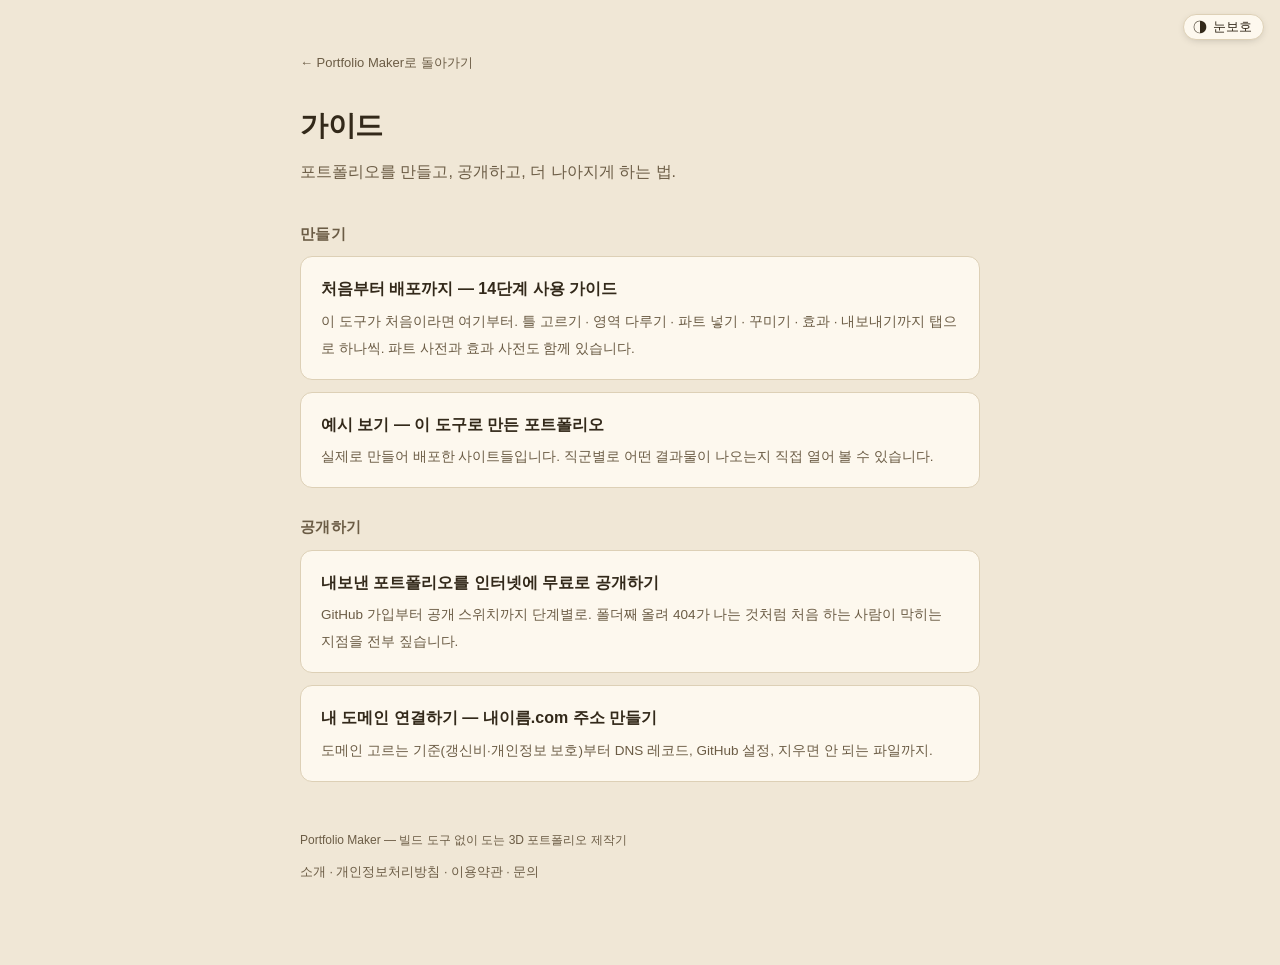
<file: guide/index.html>
<!doctype html>
<html lang="ko">
<head>
  <meta charset="utf-8" />
  <meta name="viewport" content="width=device-width, initial-scale=1" />
  <title>가이드 — Portfolio Maker</title>
  <meta name="description" content="포트폴리오 배포, 도메인 연결, 개발 환경 꾸미기까지 — Portfolio Maker 사용자를 위한 실전 가이드 모음." />
  <link rel="stylesheet" href="../theme.css" />
  <script>
    /* 첫 칠 전에 저장된 모드를 입힙니다 — 안 그러면 라이트가 한 번 번쩍입니다. */
    (function () {
      try {
        var t = localStorage.getItem('pb:guide-theme');
        if (t === 'dark' || t === 'eye') document.documentElement.setAttribute('data-theme', t);
      } catch (e) { /* 무시 — 기본 라이트 */ }
    })();
  </script>
  <style>
    * { box-sizing: border-box; margin: 0; }
    body { font-family: 'Pretendard', -apple-system, 'Segoe UI', 'Malgun Gothic', sans-serif; background: var(--bg); color: var(--text); line-height: 1.7; }
    main { max-width: 720px; margin: 0 auto; padding: 48px 20px 80px; }
    h1 { font-size: 28px; letter-spacing: -0.5px; margin-bottom: 8px; }
    .sub { color: var(--muted); margin-bottom: 36px; }
    a.card { display: block; padding: 18px 20px; margin-bottom: 12px; background: var(--panel-2); border: 1px solid var(--line); border-radius: 12px; text-decoration: none; color: inherit; transition: border-color .15s; }
    a.card:hover { border-color: var(--text); }
    h2 { font-size: 15px; margin: 26px 0 10px; color: var(--muted); letter-spacing: 0.3px; }
    h2:first-of-type { margin-top: 0; }
    a.card b { display: block; font-size: 16px; margin-bottom: 4px; }
    a.card span { font-size: 13.5px; color: var(--muted); }
    .top { display: inline-block; margin-bottom: 28px; font-size: 13px; color: var(--muted); text-decoration: none; }
    .top:hover { text-decoration: underline; }
    footer { margin-top: 48px; font-size: 12px; color: var(--muted); }
  </style>
</head>
<body>
  <main>
    <a class="top" href="../">← Portfolio Maker로 돌아가기</a>
    <h1>가이드</h1>
    <p class="sub">포트폴리오를 만들고, 공개하고, 더 나아지게 하는 법.</p>

    <h2>만들기</h2>
    <a class="card" href="./how-to.html">
      <b>처음부터 배포까지 — 14단계 사용 가이드</b>
      <span>이 도구가 처음이라면 여기부터. 틀 고르기 · 영역 다루기 · 파트 넣기 · 꾸미기 · 효과 · 내보내기까지 탭으로 하나씩. 파트 사전과 효과 사전도 함께 있습니다.</span>
    </a>
    <a class="card" href="../samples.html">
      <b>예시 보기 — 이 도구로 만든 포트폴리오</b>
      <span>실제로 만들어 배포한 사이트들입니다. 직군별로 어떤 결과물이 나오는지 직접 열어 볼 수 있습니다.</span>
    </a>

    <h2>공개하기</h2>
    <a class="card" href="./deploy-github-pages.html">
      <b>내보낸 포트폴리오를 인터넷에 무료로 공개하기</b>
      <span>GitHub 가입부터 공개 스위치까지 단계별로. 폴더째 올려 404가 나는 것처럼 처음 하는 사람이 막히는 지점을 전부 짚습니다.</span>
    </a>
    <a class="card" href="./custom-domain.html">
      <b>내 도메인 연결하기 — 내이름.com 주소 만들기</b>
      <span>도메인 고르는 기준(갱신비·개인정보 보호)부터 DNS 레코드, GitHub 설정, 지우면 안 되는 파일까지.</span>
    </a>

    <footer>Portfolio Maker — 빌드 도구 없이 도는 3D 포트폴리오 제작기</footer>
  </main>
  <script src="../theme.js"></script>
</body>
</html>
</file>
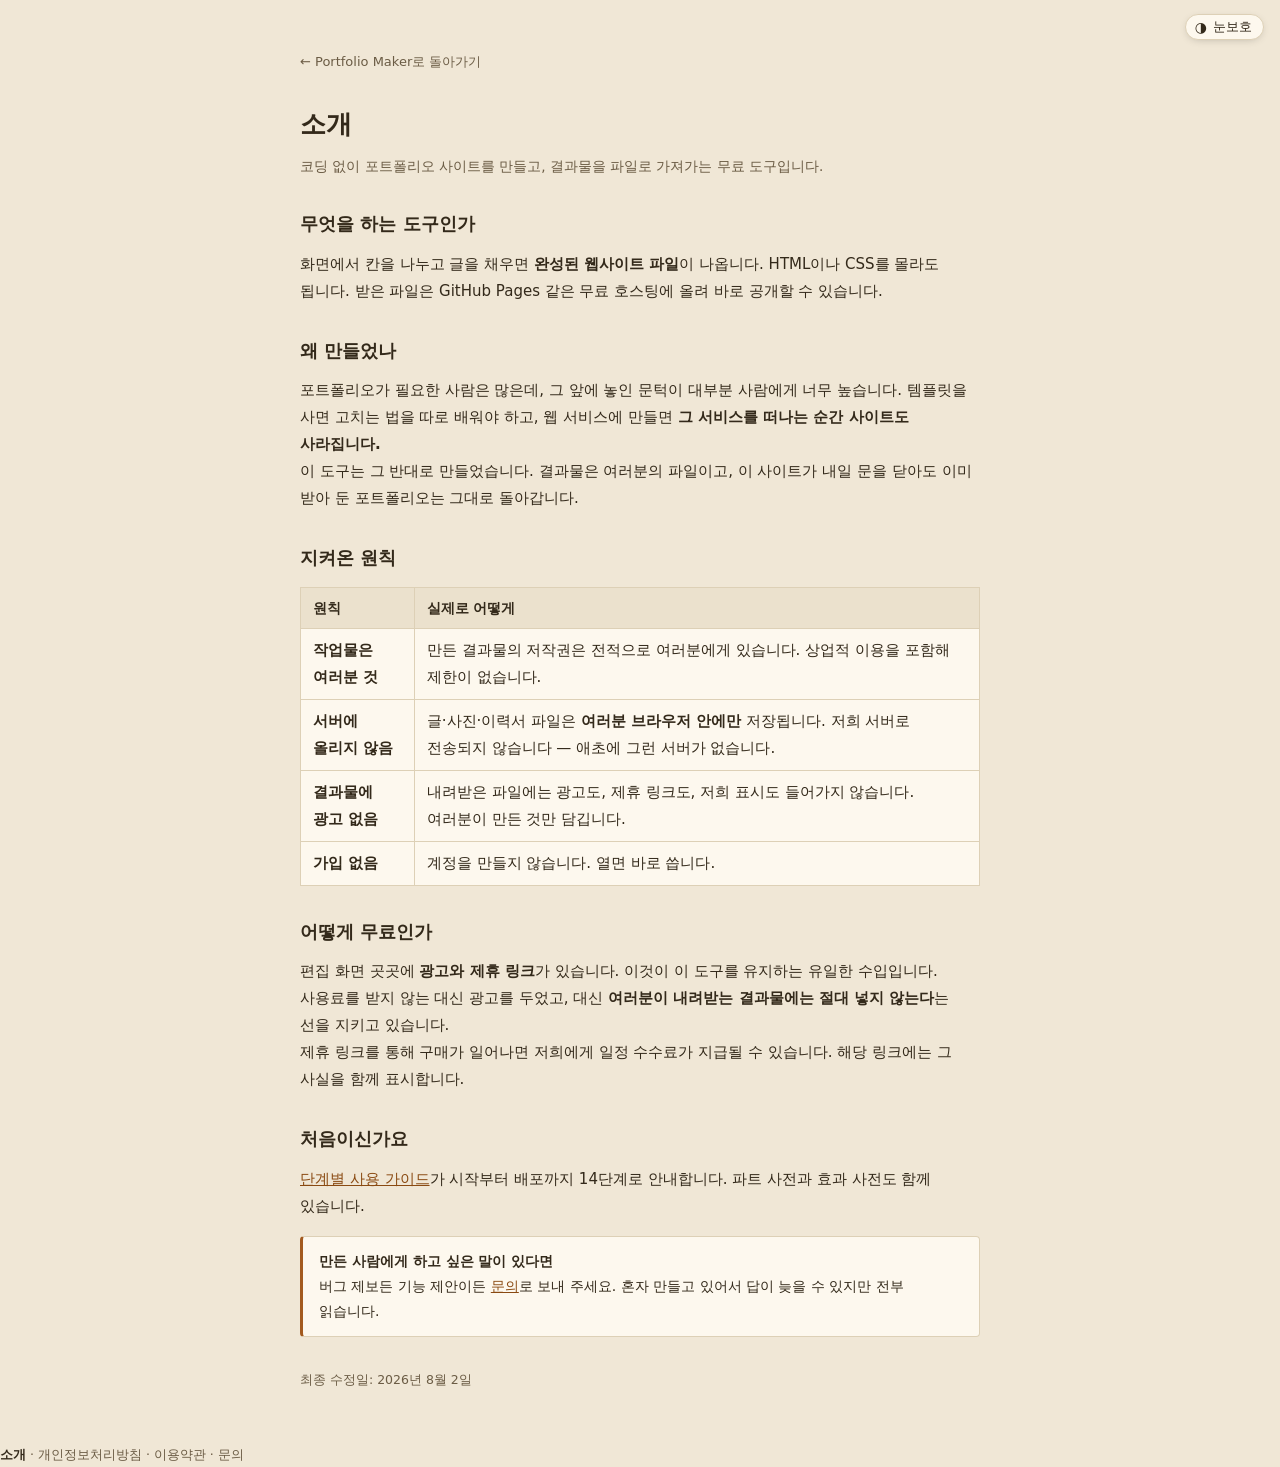
<file: about.html>
<!doctype html>
<html lang="ko">
<head>
  <meta charset="utf-8" />
  <meta name="viewport" content="width=device-width, initial-scale=1" />
  <title>소개 — Portfolio Maker</title>
  <meta name="description" content="Portfolio Maker는 코딩 없이 포트폴리오 사이트를 만들어 파일로 내려받는 무료 도구입니다. 만든 이유와 운영 방식을 밝힙니다." />
  <link rel="stylesheet" href="./theme.css" />
  <script>
    /* 첫 칠 전에 저장된 모드를 입힙니다 — 안 그러면 라이트가 한 번 번쩍입니다. */
    (function () {
      try {
        var t = localStorage.getItem('pb:guide-theme');
        if (t === 'dark' || t === 'eye') document.documentElement.setAttribute('data-theme', t);
      } catch (e) { /* 무시 — 기본 라이트 */ }
    })();
  </script>
  <style>
    * { box-sizing: border-box; margin: 0; }
    body {
      background: var(--bg); color: var(--text);
      font: 15px/1.8 'Pretendard', -apple-system, 'Segoe UI', 'Malgun Gothic', system-ui, sans-serif;
      word-break: keep-all; overflow-wrap: anywhere;
    }
    main { max-width: 720px; margin: 0 auto; padding: 48px 20px 40px; }
    .top { display: inline-block; margin-bottom: 28px; font-size: 13px; color: var(--muted); text-decoration: none; }
    .top:hover { text-decoration: underline; }
    h1 { font-size: 26px; letter-spacing: -0.5px; margin-bottom: 6px; }
    .lead { color: var(--muted); font-size: 13.5px; margin-bottom: 28px; }
    h2 { font-size: 18px; margin: 30px 0 10px; }
    p, li, td, th { font-size: 15px; }
    ol, ul { padding-left: 22px; margin: 8px 0 16px; }
    li { margin-bottom: 6px; }
    code { background: var(--inset); padding: 1px 6px; border-radius: 4px; font-size: 13.5px; font-family: Consolas, monospace; }
    a { color: var(--link); }
    .table-wrap { overflow-x: auto; margin: 12px 0 18px; }
    table { border-collapse: collapse; width: 100%; background: var(--panel-2); }
    th, td { border: 1px solid var(--line); padding: 8px 12px; text-align: left; vertical-align: top; }
    th { background: var(--inset); font-size: 13.5px; }
    .box {
      background: var(--panel-2); border: 1px solid var(--line);
      border-left: 3px solid var(--accent); border-radius: 4px;
      padding: 12px 16px; margin: 16px 0; font-size: 14px;
    }
    .upd { margin-top: 32px; font-size: 12.5px; color: var(--muted); }
  </style>
</head>
<body>
  <main>
    <a class="top" href="./">&larr; Portfolio Maker로 돌아가기</a>
    <h1>소개</h1>
    <p class="lead">코딩 없이 포트폴리오 사이트를 만들고, 결과물을 파일로 가져가는 무료 도구입니다.</p>

    <h2>무엇을 하는 도구인가</h2>
    <p>화면에서 칸을 나누고 글을 채우면 <b>완성된 웹사이트 파일</b>이 나옵니다. HTML이나 CSS를 몰라도 됩니다. 받은 파일은 GitHub Pages 같은 무료 호스팅에 올려 바로 공개할 수 있습니다.</p>

    <h2>왜 만들었나</h2>
    <p>포트폴리오가 필요한 사람은 많은데, 그 앞에 놓인 문턱이 대부분 사람에게 너무 높습니다. 템플릿을 사면 고치는 법을 따로 배워야 하고, 웹 서비스에 만들면 <b>그 서비스를 떠나는 순간 사이트도 사라집니다.</b></p>
    <p>이 도구는 그 반대로 만들었습니다. 결과물은 여러분의 파일이고, 이 사이트가 내일 문을 닫아도 이미 받아 둔 포트폴리오는 그대로 돌아갑니다.</p>

    <h2>지켜온 원칙</h2>
    <div class="table-wrap">
      <table>
        <tr><th>원칙</th><th>실제로 어떻게</th></tr>
        <tr><td><b>작업물은 여러분 것</b></td><td>만든 결과물의 저작권은 전적으로 여러분에게 있습니다. 상업적 이용을 포함해 제한이 없습니다.</td></tr>
        <tr><td><b>서버에 올리지 않음</b></td><td>글·사진·이력서 파일은 <b>여러분 브라우저 안에만</b> 저장됩니다. 저희 서버로 전송되지 않습니다 — 애초에 그런 서버가 없습니다.</td></tr>
        <tr><td><b>결과물에 광고 없음</b></td><td>내려받은 파일에는 광고도, 제휴 링크도, 저희 표시도 들어가지 않습니다. 여러분이 만든 것만 담깁니다.</td></tr>
        <tr><td><b>가입 없음</b></td><td>계정을 만들지 않습니다. 열면 바로 씁니다.</td></tr>
      </table>
    </div>

    <h2>어떻게 무료인가</h2>
    <p>편집 화면 곳곳에 <b>광고와 제휴 링크</b>가 있습니다. 이것이 이 도구를 유지하는 유일한 수입입니다. 사용료를 받지 않는 대신 광고를 두었고, 대신 <b>여러분이 내려받는 결과물에는 절대 넣지 않는다</b>는 선을 지키고 있습니다.</p>
    <p>제휴 링크를 통해 구매가 일어나면 저희에게 일정 수수료가 지급될 수 있습니다. 해당 링크에는 그 사실을 함께 표시합니다.</p>

    <h2>처음이신가요</h2>
    <p><a href="./guide/how-to.html">단계별 사용 가이드</a>가 시작부터 배포까지 14단계로 안내합니다. 파트 사전과 효과 사전도 함께 있습니다.</p>

    <div class="box">
      <b>만든 사람에게 하고 싶은 말이 있다면</b><br />
      버그 제보든 기능 제안이든 <a href="./contact.html">문의</a>로 보내 주세요. 혼자 만들고 있어서 답이 늦을 수 있지만 전부 읽습니다.
    </div>

    <p class="upd">최종 수정일: 2026년 8월 2일</p>
  </main>
  <script src="./theme.js"></script>
</body>
</html>
</file>
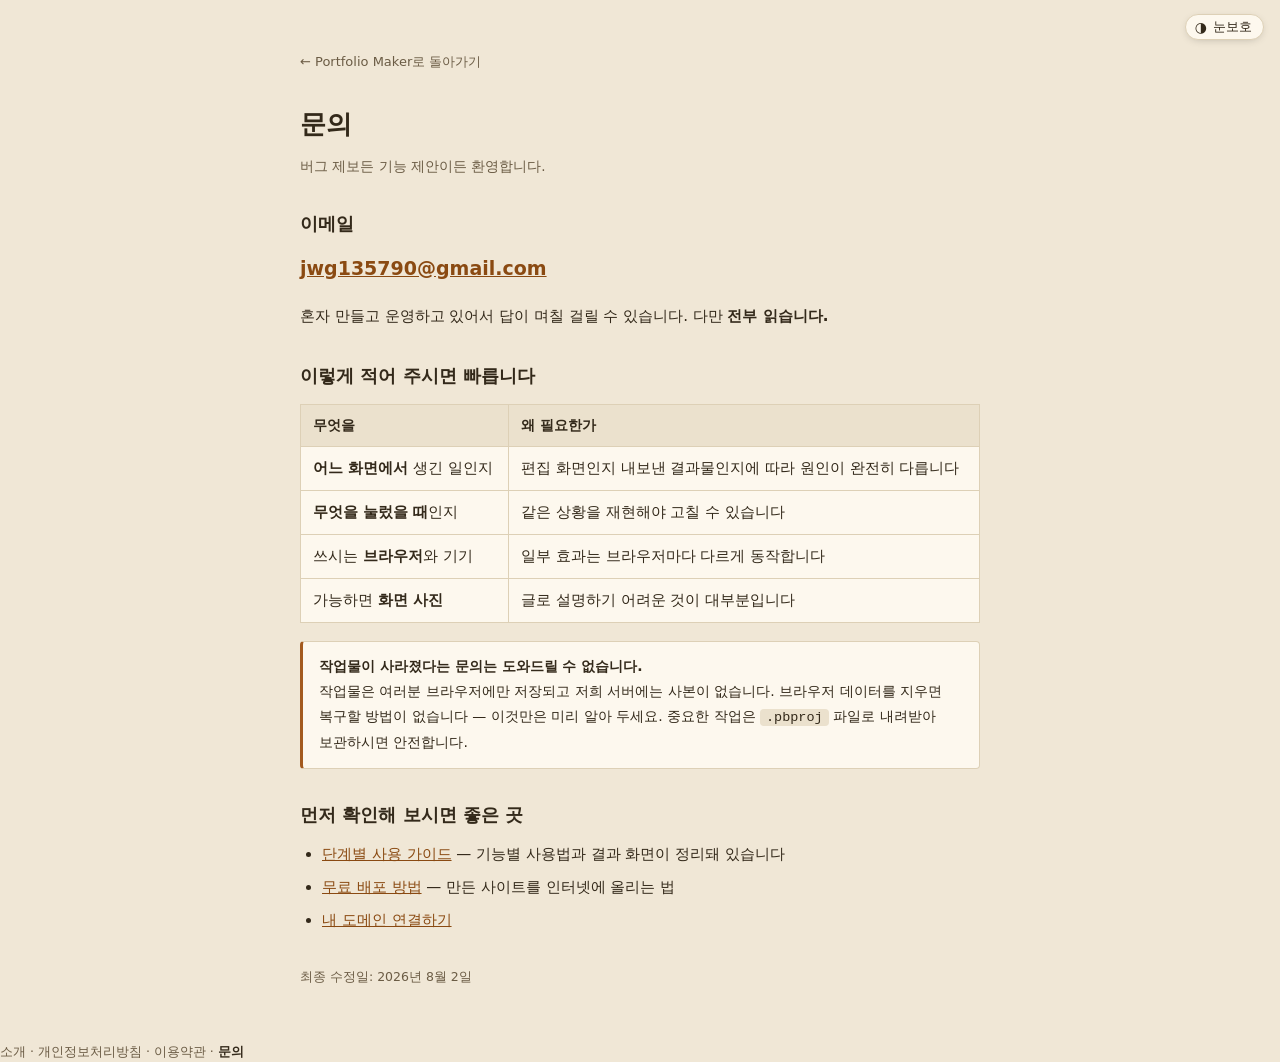
<file: contact.html>
<!doctype html>
<html lang="ko">
<head>
  <meta charset="utf-8" />
  <meta name="viewport" content="width=device-width, initial-scale=1" />
  <title>문의 — Portfolio Maker</title>
  <meta name="description" content="Portfolio Maker에 대한 버그 제보 · 기능 제안 · 기타 문의를 받는 곳입니다." />
  <link rel="stylesheet" href="./theme.css" />
  <script>
    /* 첫 칠 전에 저장된 모드를 입힙니다 — 안 그러면 라이트가 한 번 번쩍입니다. */
    (function () {
      try {
        var t = localStorage.getItem('pb:guide-theme');
        if (t === 'dark' || t === 'eye') document.documentElement.setAttribute('data-theme', t);
      } catch (e) { /* 무시 — 기본 라이트 */ }
    })();
  </script>
  <style>
    * { box-sizing: border-box; margin: 0; }
    body {
      background: var(--bg); color: var(--text);
      font: 15px/1.8 'Pretendard', -apple-system, 'Segoe UI', 'Malgun Gothic', system-ui, sans-serif;
      word-break: keep-all; overflow-wrap: anywhere;
    }
    main { max-width: 720px; margin: 0 auto; padding: 48px 20px 40px; }
    .top { display: inline-block; margin-bottom: 28px; font-size: 13px; color: var(--muted); text-decoration: none; }
    .top:hover { text-decoration: underline; }
    h1 { font-size: 26px; letter-spacing: -0.5px; margin-bottom: 6px; }
    .lead { color: var(--muted); font-size: 13.5px; margin-bottom: 28px; }
    h2 { font-size: 18px; margin: 30px 0 10px; }
    p, li, td, th { font-size: 15px; }
    ol, ul { padding-left: 22px; margin: 8px 0 16px; }
    li { margin-bottom: 6px; }
    code { background: var(--inset); padding: 1px 6px; border-radius: 4px; font-size: 13.5px; font-family: Consolas, monospace; }
    a { color: var(--link); }
    .table-wrap { overflow-x: auto; margin: 12px 0 18px; }
    table { border-collapse: collapse; width: 100%; background: var(--panel-2); }
    th, td { border: 1px solid var(--line); padding: 8px 12px; text-align: left; vertical-align: top; }
    th { background: var(--inset); font-size: 13.5px; }
    .box {
      background: var(--panel-2); border: 1px solid var(--line);
      border-left: 3px solid var(--accent); border-radius: 4px;
      padding: 12px 16px; margin: 16px 0; font-size: 14px;
    }
    .upd { margin-top: 32px; font-size: 12.5px; color: var(--muted); }
  </style>
</head>
<body>
  <main>
    <a class="top" href="./">&larr; Portfolio Maker로 돌아가기</a>
    <h1>문의</h1>
    <p class="lead">버그 제보든 기능 제안이든 환영합니다.</p>

    <h2>이메일</h2>
    <p style="font-size:19px;font-weight:700;margin:10px 0 18px">
      <a href="mailto:jwg135790@gmail.com">jwg135790@gmail.com</a>
    </p>
    <p>혼자 만들고 운영하고 있어서 답이 며칠 걸릴 수 있습니다. 다만 <b>전부 읽습니다.</b></p>

    <h2>이렇게 적어 주시면 빠릅니다</h2>
    <div class="table-wrap">
      <table>
        <tr><th>무엇을</th><th>왜 필요한가</th></tr>
        <tr><td><b>어느 화면에서</b> 생긴 일인지</td><td>편집 화면인지 내보낸 결과물인지에 따라 원인이 완전히 다릅니다</td></tr>
        <tr><td><b>무엇을 눌렀을 때</b>인지</td><td>같은 상황을 재현해야 고칠 수 있습니다</td></tr>
        <tr><td>쓰시는 <b>브라우저</b>와 기기</td><td>일부 효과는 브라우저마다 다르게 동작합니다</td></tr>
        <tr><td>가능하면 <b>화면 사진</b></td><td>글로 설명하기 어려운 것이 대부분입니다</td></tr>
      </table>
    </div>

    <div class="box">
      <b>작업물이 사라졌다는 문의는 도와드릴 수 없습니다.</b><br />
      작업물은 여러분 브라우저에만 저장되고 저희 서버에는 사본이 없습니다.
      브라우저 데이터를 지우면 복구할 방법이 없습니다 — 이것만은 미리 알아 두세요.
      중요한 작업은 <code>.pbproj</code> 파일로 내려받아 보관하시면 안전합니다.
    </div>

    <h2>먼저 확인해 보시면 좋은 곳</h2>
    <ul>
      <li><a href="./guide/how-to.html">단계별 사용 가이드</a> — 기능별 사용법과 결과 화면이 정리돼 있습니다</li>
      <li><a href="./guide/deploy-github-pages.html">무료 배포 방법</a> — 만든 사이트를 인터넷에 올리는 법</li>
      <li><a href="./guide/custom-domain.html">내 도메인 연결하기</a></li>
    </ul>

    <p class="upd">최종 수정일: 2026년 8월 2일</p>
  </main>
  <script src="./theme.js"></script>
</body>
</html>
</file>
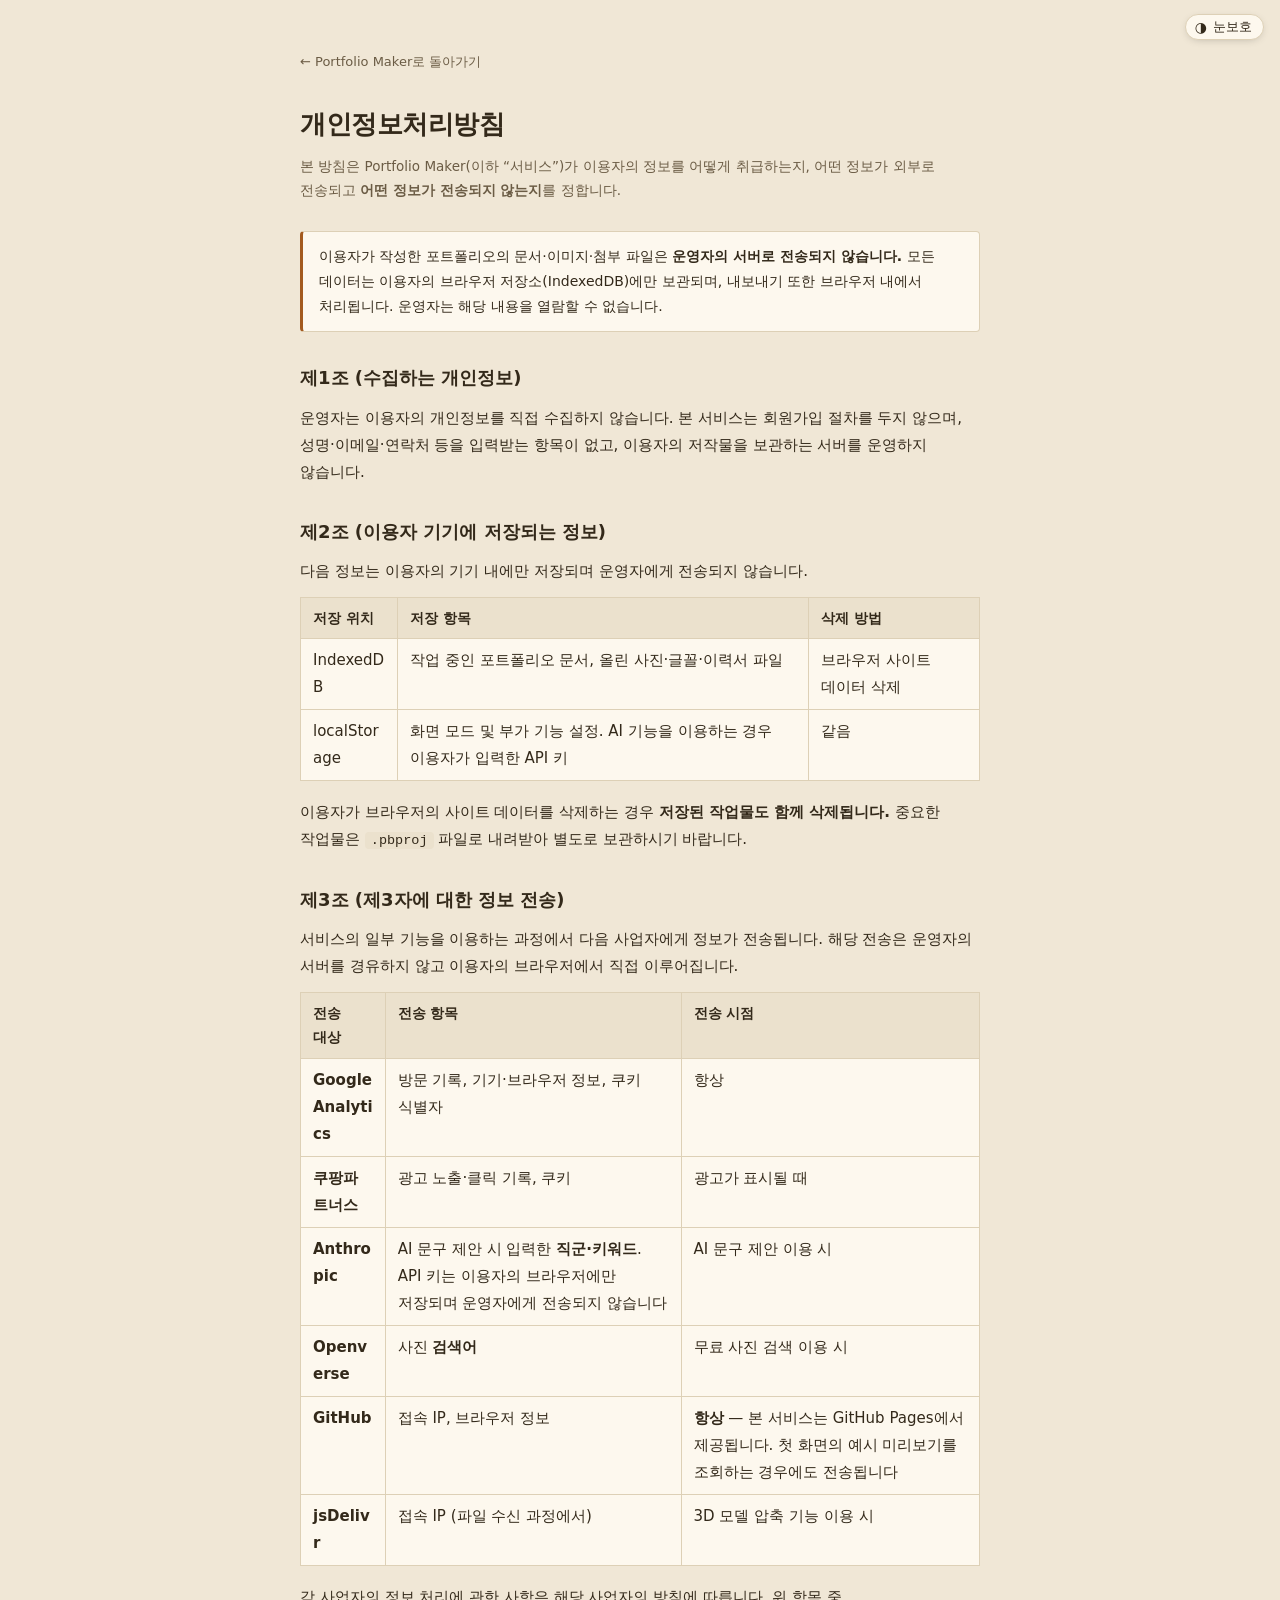
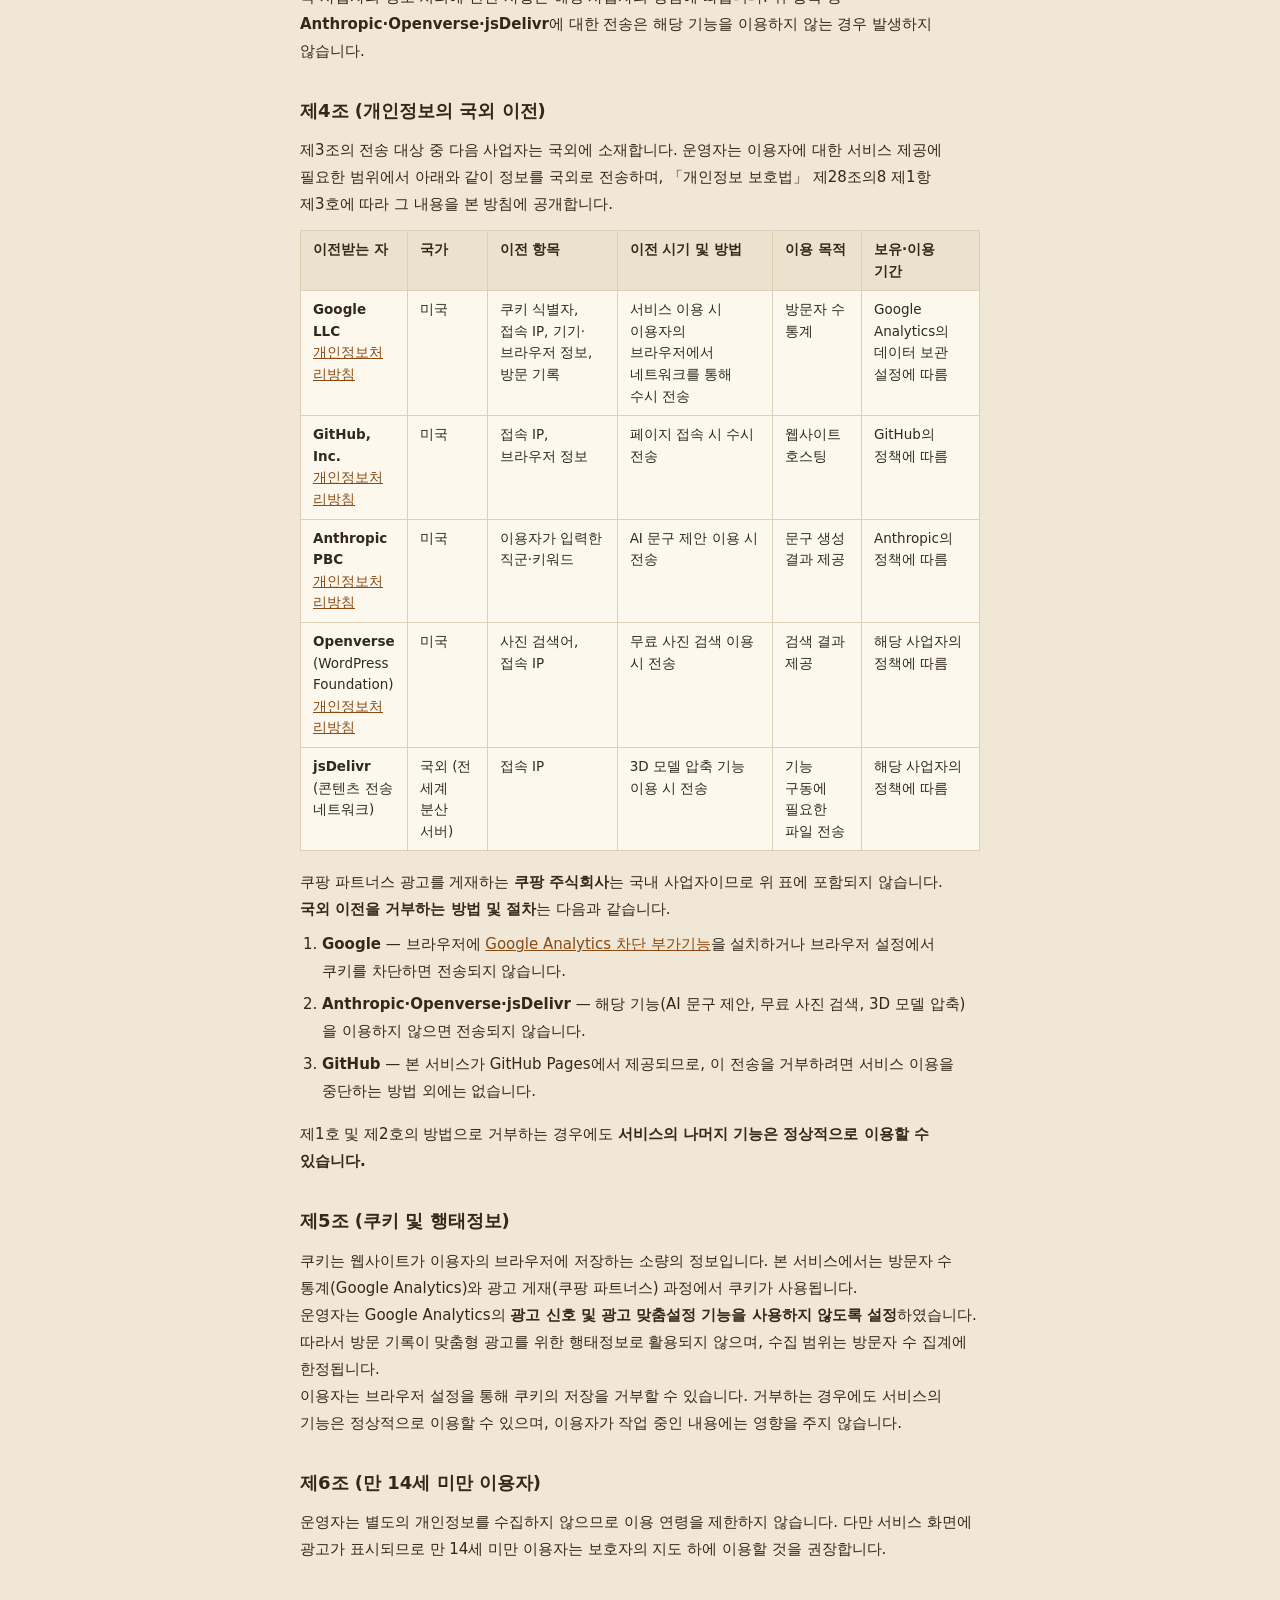
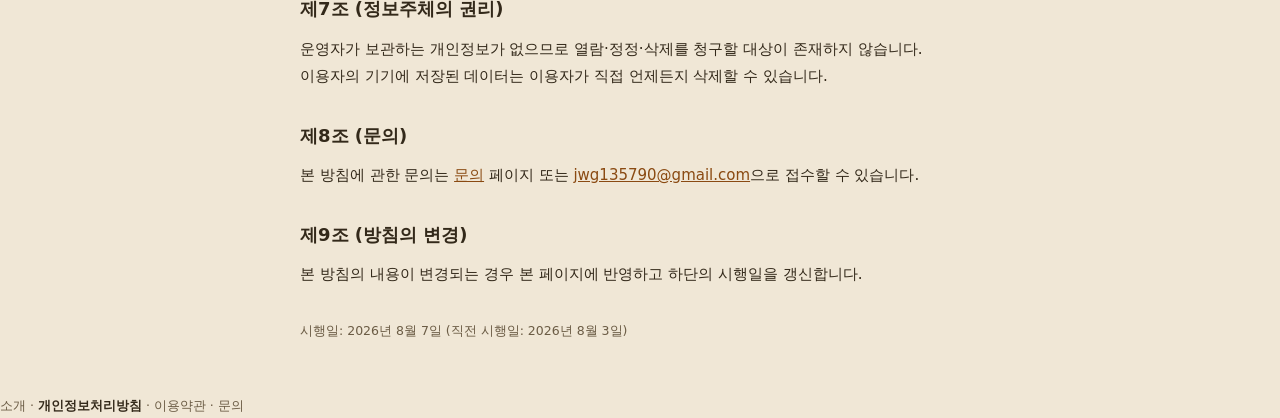
<file: privacy.html>
<!doctype html>
<html lang="ko">
<head>
  <meta charset="utf-8" />
  <meta name="viewport" content="width=device-width, initial-scale=1" />
  <title>개인정보처리방침 — Portfolio Maker</title>
  <meta name="description" content="Portfolio Maker 개인정보처리방침 — 수집하지 않는 정보, 이용자 기기에 저장되는 정보, 제3자에게 전송되는 정보, 국외 이전 및 그 거부 방법을 규정합니다." />
  <link rel="stylesheet" href="./theme.css" />
  <script>
    /* 첫 칠 전에 저장된 모드를 입힙니다 — 안 그러면 라이트가 한 번 번쩍입니다. */
    (function () {
      try {
        var t = localStorage.getItem('pb:guide-theme');
        if (t === 'dark' || t === 'eye') document.documentElement.setAttribute('data-theme', t);
      } catch (e) { /* 무시 — 기본 라이트 */ }
    })();
  </script>
  <style>
    * { box-sizing: border-box; margin: 0; }
    body {
      background: var(--bg); color: var(--text);
      font: 15px/1.8 'Pretendard', -apple-system, 'Segoe UI', 'Malgun Gothic', system-ui, sans-serif;
      word-break: keep-all; overflow-wrap: anywhere;
    }
    main { max-width: 720px; margin: 0 auto; padding: 48px 20px 40px; }
    .top { display: inline-block; margin-bottom: 28px; font-size: 13px; color: var(--muted); text-decoration: none; }
    .top:hover { text-decoration: underline; }
    h1 { font-size: 26px; letter-spacing: -0.5px; margin-bottom: 6px; }
    .lead { color: var(--muted); font-size: 13.5px; margin-bottom: 28px; }
    h2 { font-size: 18px; margin: 30px 0 10px; }
    p, li, td, th { font-size: 15px; }
    ol, ul { padding-left: 22px; margin: 8px 0 16px; }
    li { margin-bottom: 6px; }
    code { background: var(--inset); padding: 1px 6px; border-radius: 4px; font-size: 13.5px; font-family: Consolas, monospace; }
    a { color: var(--link); }
    .table-wrap { overflow-x: auto; margin: 12px 0 18px; }
    table { border-collapse: collapse; width: 100%; background: var(--panel-2); }
    /*
     * 국외이전 표만 여섯 칸입니다. 폰 폭에 그냥 맡기면 한 칸이 62px로 눌려
     * 글자가 서너 자씩 끊깁니다. 최소 폭을 줘서 대신 옆으로 밀어 보게 합니다.
     */
    table.xfer { min-width: 660px; }
    table.xfer td, table.xfer th { font-size: 13.5px; line-height: 1.6; }
    th, td { border: 1px solid var(--line); padding: 8px 12px; text-align: left; vertical-align: top; }
    th { background: var(--inset); font-size: 13.5px; }
    .box {
      background: var(--panel-2); border: 1px solid var(--line);
      border-left: 3px solid var(--accent); border-radius: 4px;
      padding: 12px 16px; margin: 16px 0; font-size: 14px;
    }
    .upd { margin-top: 32px; font-size: 12.5px; color: var(--muted); }
  </style>
</head>
<body>
  <main>
    <a class="top" href="./">&larr; Portfolio Maker로 돌아가기</a>
    <h1>개인정보처리방침</h1>
    <p class="lead">본 방침은 Portfolio Maker(이하 &ldquo;서비스&rdquo;)가 이용자의 정보를 어떻게 취급하는지, 어떤 정보가 외부로 전송되고 <b>어떤 정보가 전송되지 않는지</b>를 정합니다.</p>

    <div class="box">
      이용자가 작성한 포트폴리오의 문서·이미지·첨부 파일은 <b>운영자의 서버로 전송되지 않습니다.</b>
      모든 데이터는 이용자의 브라우저 저장소(IndexedDB)에만 보관되며, 내보내기 또한 브라우저 내에서 처리됩니다.
      운영자는 해당 내용을 열람할 수 없습니다.
    </div>

    <h2>제1조 (수집하는 개인정보)</h2>
    <p>운영자는 이용자의 개인정보를 직접 수집하지 않습니다. 본 서비스는 회원가입 절차를 두지 않으며, 성명·이메일·연락처 등을 입력받는 항목이 없고, 이용자의 저작물을 보관하는 서버를 운영하지 않습니다.</p>

    <h2>제2조 (이용자 기기에 저장되는 정보)</h2>
    <p>다음 정보는 이용자의 기기 내에만 저장되며 운영자에게 전송되지 않습니다.</p>
    <div class="table-wrap">
      <table>
        <tr><th>저장 위치</th><th>저장 항목</th><th>삭제 방법</th></tr>
        <tr><td>IndexedDB</td><td>작업 중인 포트폴리오 문서, 올린 사진·글꼴·이력서 파일</td><td>브라우저 사이트 데이터 삭제</td></tr>
        <tr><td>localStorage</td><td>화면 모드 및 부가 기능 설정. AI 기능을 이용하는 경우 이용자가 입력한 API 키</td><td>같음</td></tr>
      </table>
    </div>
    <p>이용자가 브라우저의 사이트 데이터를 삭제하는 경우 <b>저장된 작업물도 함께 삭제됩니다.</b> 중요한 작업물은 <code>.pbproj</code> 파일로 내려받아 별도로 보관하시기 바랍니다.</p>

    <h2>제3조 (제3자에 대한 정보 전송)</h2>
    <p>서비스의 일부 기능을 이용하는 과정에서 다음 사업자에게 정보가 전송됩니다. 해당 전송은 운영자의 서버를 경유하지 않고 이용자의 브라우저에서 직접 이루어집니다.</p>
    <div class="table-wrap">
      <table>
        <tr><th>전송 대상</th><th>전송 항목</th><th>전송 시점</th></tr>
        <tr><td><b>Google Analytics</b></td><td>방문 기록, 기기·브라우저 정보, 쿠키 식별자</td><td>항상</td></tr>
        <tr><td><b>쿠팡파트너스</b></td><td>광고 노출·클릭 기록, 쿠키</td><td>광고가 표시될 때</td></tr>
        <tr><td><b>Anthropic</b></td><td>AI 문구 제안 시 입력한 <b>직군·키워드</b>. API 키는 이용자의 브라우저에만 저장되며 운영자에게 전송되지 않습니다</td><td>AI 문구 제안 이용 시</td></tr>
        <tr><td><b>Openverse</b></td><td>사진 <b>검색어</b></td><td>무료 사진 검색 이용 시</td></tr>
        <tr><td><b>GitHub</b></td><td>접속 IP, 브라우저 정보</td><td><b>항상</b> — 본 서비스는 GitHub Pages에서 제공됩니다. 첫 화면의 예시 미리보기를 조회하는 경우에도 전송됩니다</td></tr>
        <tr><td><b>jsDelivr</b></td><td>접속 IP (파일 수신 과정에서)</td><td>3D 모델 압축 기능 이용 시</td></tr>
      </table>
    </div>
    <p>각 사업자의 정보 처리에 관한 사항은 해당 사업자의 방침에 따릅니다. 위 항목 중 <b>Anthropic·Openverse·jsDelivr</b>에 대한 전송은 해당 기능을 이용하지 않는 경우 발생하지 않습니다.</p>

    <h2>제4조 (개인정보의 국외 이전)</h2>
    <p>제3조의 전송 대상 중 다음 사업자는 국외에 소재합니다. 운영자는 이용자에 대한 서비스 제공에 필요한 범위에서 아래와 같이 정보를 국외로 전송하며, 「개인정보 보호법」 제28조의8 제1항 제3호에 따라 그 내용을 본 방침에 공개합니다.</p>
    <div class="table-wrap">
      <table class="xfer">
        <tr><th>이전받는 자</th><th>국가</th><th>이전 항목</th><th>이전 시기 및 방법</th><th>이용 목적</th><th>보유·이용 기간</th></tr>
        <tr>
          <td><b>Google LLC</b><br /><a href="https://policies.google.com/privacy" target="_blank" rel="noopener">개인정보처리방침</a></td>
          <td>미국</td>
          <td>쿠키 식별자, 접속 IP, 기기·브라우저 정보, 방문 기록</td>
          <td>서비스 이용 시 이용자의 브라우저에서 네트워크를 통해 수시 전송</td>
          <td>방문자 수 통계</td>
          <td>Google Analytics의 데이터 보관 설정에 따름</td>
        </tr>
        <tr>
          <td><b>GitHub, Inc.</b><br /><a href="https://docs.github.com/site-policy/privacy-policies/github-general-privacy-statement" target="_blank" rel="noopener">개인정보처리방침</a></td>
          <td>미국</td>
          <td>접속 IP, 브라우저 정보</td>
          <td>페이지 접속 시 수시 전송</td>
          <td>웹사이트 호스팅</td>
          <td>GitHub의 정책에 따름</td>
        </tr>
        <tr>
          <td><b>Anthropic PBC</b><br /><a href="https://www.anthropic.com/legal/privacy" target="_blank" rel="noopener">개인정보처리방침</a></td>
          <td>미국</td>
          <td>이용자가 입력한 직군·키워드</td>
          <td>AI 문구 제안 이용 시 전송</td>
          <td>문구 생성 결과 제공</td>
          <td>Anthropic의 정책에 따름</td>
        </tr>
        <tr>
          <td><b>Openverse</b> (WordPress Foundation)<br /><a href="https://wordpressfoundation.org/privacy/" target="_blank" rel="noopener">개인정보처리방침</a></td>
          <td>미국</td>
          <td>사진 검색어, 접속 IP</td>
          <td>무료 사진 검색 이용 시 전송</td>
          <td>검색 결과 제공</td>
          <td>해당 사업자의 정책에 따름</td>
        </tr>
        <tr>
          <td><b>jsDelivr</b> (콘텐츠 전송 네트워크)</td>
          <td>국외 (전 세계 분산 서버)</td>
          <td>접속 IP</td>
          <td>3D 모델 압축 기능 이용 시 전송</td>
          <td>기능 구동에 필요한 파일 전송</td>
          <td>해당 사업자의 정책에 따름</td>
        </tr>
      </table>
    </div>
    <p>쿠팡 파트너스 광고를 게재하는 <b>쿠팡 주식회사</b>는 국내 사업자이므로 위 표에 포함되지 않습니다.</p>
    <p><b>국외 이전을 거부하는 방법 및 절차</b>는 다음과 같습니다.</p>
    <ol>
      <li><b>Google</b> — 브라우저에 <a href="https://tools.google.com/dlpage/gaoptout" target="_blank" rel="noopener">Google Analytics 차단 부가기능</a>을 설치하거나 브라우저 설정에서 쿠키를 차단하면 전송되지 않습니다.</li>
      <li><b>Anthropic·Openverse·jsDelivr</b> — 해당 기능(AI 문구 제안, 무료 사진 검색, 3D 모델 압축)을 이용하지 않으면 전송되지 않습니다.</li>
      <li><b>GitHub</b> — 본 서비스가 GitHub Pages에서 제공되므로, 이 전송을 거부하려면 서비스 이용을 중단하는 방법 외에는 없습니다.</li>
    </ol>
    <p>제1호 및 제2호의 방법으로 거부하는 경우에도 <b>서비스의 나머지 기능은 정상적으로 이용할 수 있습니다.</b></p>

    <h2>제5조 (쿠키 및 행태정보)</h2>
    <p>쿠키는 웹사이트가 이용자의 브라우저에 저장하는 소량의 정보입니다. 본 서비스에서는 방문자 수 통계(Google Analytics)와 광고 게재(쿠팡 파트너스) 과정에서 쿠키가 사용됩니다.</p>
    <p>운영자는 Google Analytics의 <b>광고 신호 및 광고 맞춤설정 기능을 사용하지 않도록 설정</b>하였습니다. 따라서 방문 기록이 맞춤형 광고를 위한 행태정보로 활용되지 않으며, 수집 범위는 방문자 수 집계에 한정됩니다.</p>
    <p>이용자는 브라우저 설정을 통해 쿠키의 저장을 거부할 수 있습니다. 거부하는 경우에도 서비스의 기능은 정상적으로 이용할 수 있으며, 이용자가 작업 중인 내용에는 영향을 주지 않습니다.</p>

    <h2>제6조 (만 14세 미만 이용자)</h2>
    <p>운영자는 별도의 개인정보를 수집하지 않으므로 이용 연령을 제한하지 않습니다. 다만 서비스 화면에 광고가 표시되므로 만 14세 미만 이용자는 보호자의 지도 하에 이용할 것을 권장합니다.</p>

    <h2>제7조 (정보주체의 권리)</h2>
    <p>운영자가 보관하는 개인정보가 없으므로 열람·정정·삭제를 청구할 대상이 존재하지 않습니다. 이용자의 기기에 저장된 데이터는 이용자가 직접 언제든지 삭제할 수 있습니다.</p>

    <h2>제8조 (문의)</h2>
    <p>본 방침에 관한 문의는 <a href="./contact.html">문의</a> 페이지 또는 <a href="mailto:jwg135790@gmail.com">jwg135790@gmail.com</a>으로 접수할 수 있습니다.</p>

    <h2>제9조 (방침의 변경)</h2>
    <p>본 방침의 내용이 변경되는 경우 본 페이지에 반영하고 하단의 시행일을 갱신합니다.</p>

    <p class="upd">시행일: 2026년 8월 7일 (직전 시행일: 2026년 8월 3일)</p>
  </main>
  <script src="./theme.js"></script>
</body>
</html>
</file>
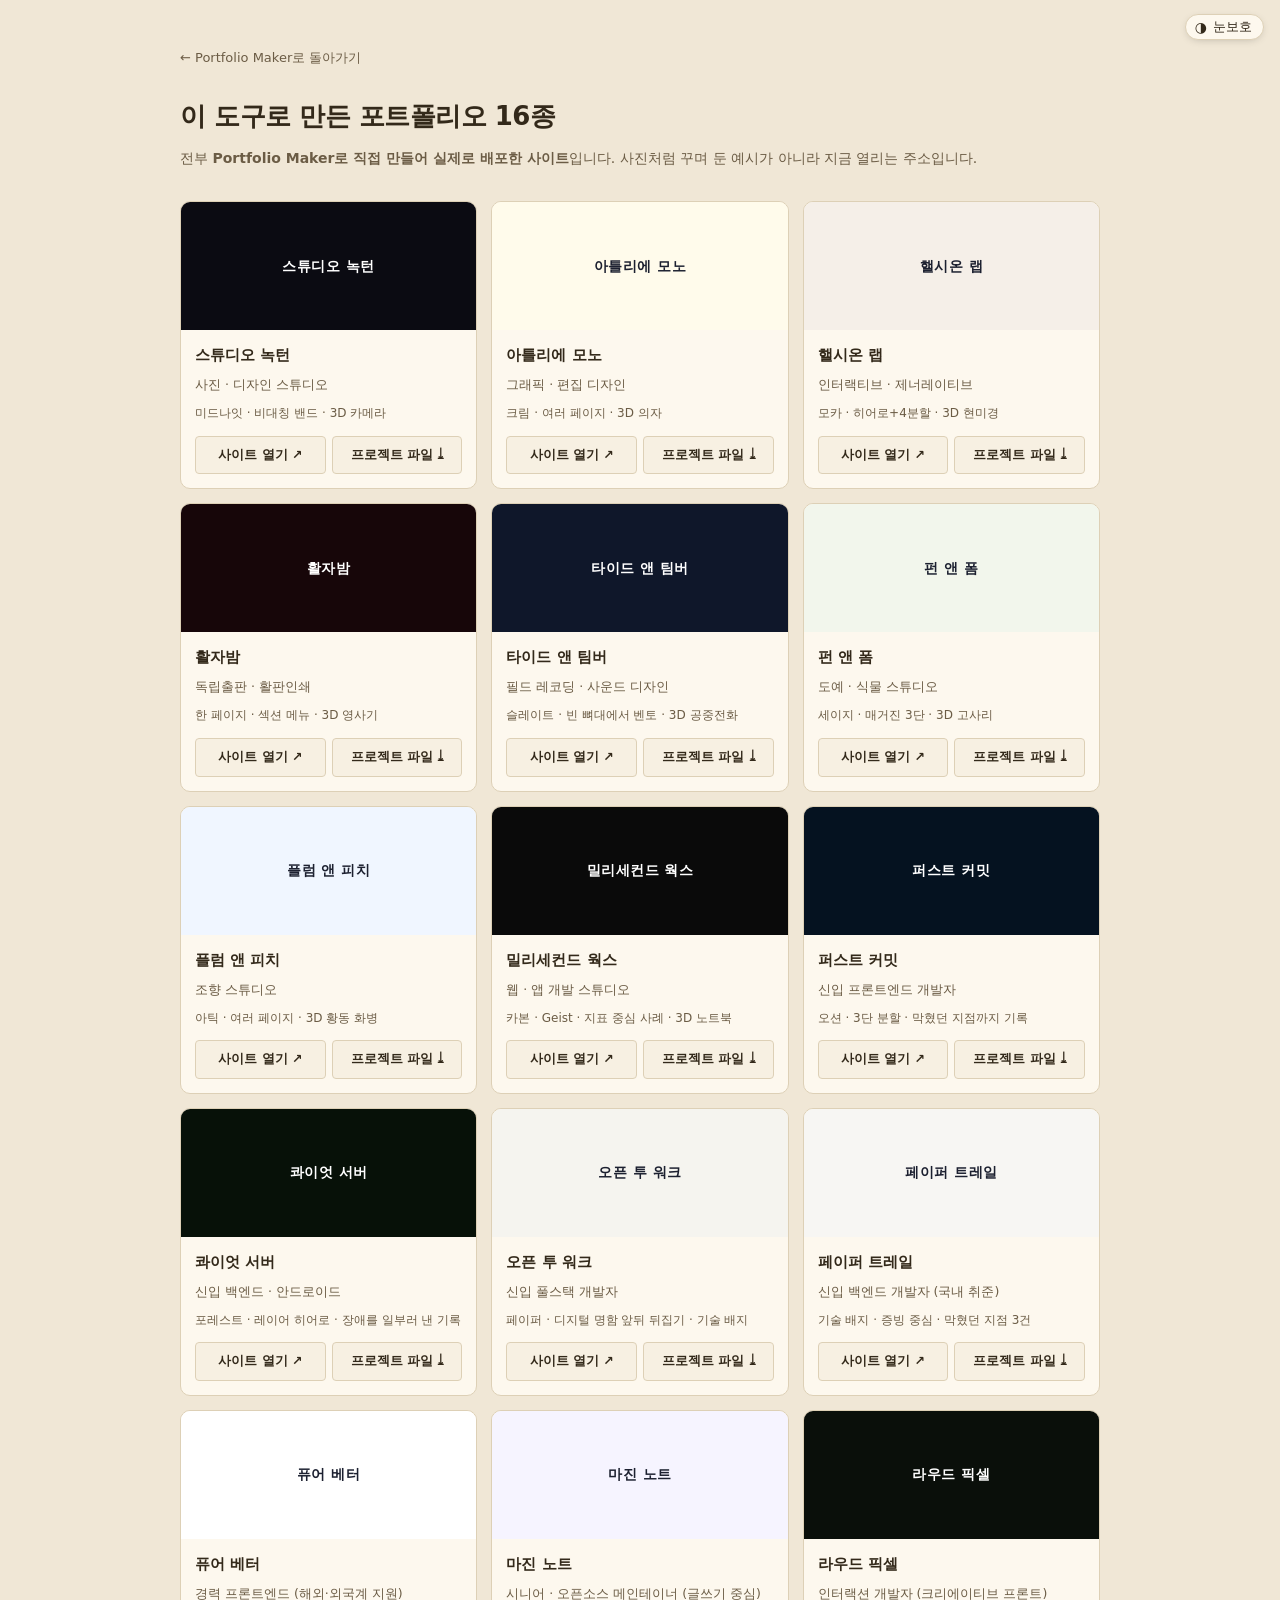
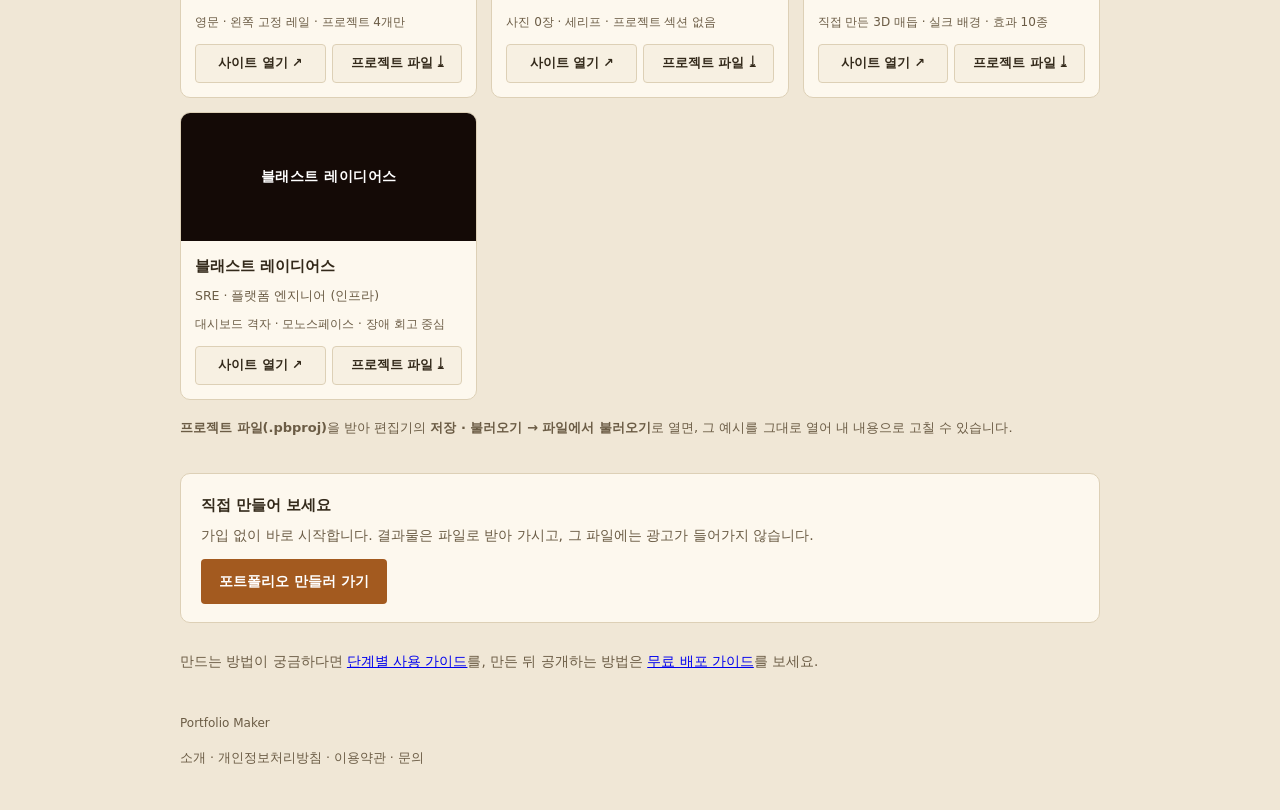
<file: samples.html>
<!doctype html>
<html lang="ko">
<head>
  <meta charset="utf-8" />
  <meta name="viewport" content="width=device-width, initial-scale=1" />
  <title>예시 16종 — Portfolio Maker로 만든 포트폴리오 사이트</title>
  <meta name="description" content="Portfolio Maker로 실제로 만들어 배포한 포트폴리오 사이트 16종입니다. 사진 스튜디오부터 신입 개발자까지 직군별로 어떤 결과물이 나오는지 직접 열어 볼 수 있습니다." />
  <link rel="canonical" href="https://portfoliomaker.site/samples.html" />
  <meta property="og:type" content="website" />
  <meta property="og:url" content="https://portfoliomaker.site/samples.html" />
  <meta property="og:title" content="예시 16종 — Portfolio Maker로 만든 포트폴리오 사이트" />
  <meta property="og:description" content="이 도구로 실제로 만들어 배포한 결과물 16종. 직접 열어 볼 수 있습니다." />
  <link rel="stylesheet" href="./theme.css" />
  <script>
    (function () {
      try {
        var t = localStorage.getItem('pb:guide-theme');
        if (t === 'dark' || t === 'eye') document.documentElement.setAttribute('data-theme', t);
      } catch (e) {}
    })();
  </script>
  <style>
    * { box-sizing: border-box; margin: 0; }
    body {
      background: var(--bg); color: var(--text);
      font: 15px/1.8 'Pretendard', -apple-system, 'Segoe UI', 'Malgun Gothic', system-ui, sans-serif;
      word-break: keep-all; overflow-wrap: anywhere;
    }
    main { max-width: 960px; margin: 0 auto; padding: 44px 20px 40px; }
    .top { display: inline-block; margin-bottom: 24px; font-size: 13px; color: var(--muted); text-decoration: none; }
    .top:hover { text-decoration: underline; }
    h1 { font-size: 26px; letter-spacing: -0.5px; margin-bottom: 6px; }
    .lead { color: var(--muted); font-size: 14px; margin-bottom: 30px; }
    .grid { display: grid; grid-template-columns: repeat(auto-fill, minmax(280px, 1fr)); gap: 14px; }
    .card { display: flex; flex-direction: column; background: var(--panel-2); border: 1px solid var(--line); border-radius: 10px; overflow: hidden; }
    .card:hover { border-color: var(--accent); }
    .shot { height: 128px; display: grid; place-items: center; font-size: 14px; font-weight: 700; letter-spacing: 0.5px; }
    .body { padding: 12px 14px 14px; }
    .body h2 { font-size: 15px; margin: 0 0 2px; }
    .kind { font-size: 12.5px; color: var(--muted); }
    .tags { display: block; margin-top: 5px; font-size: 12px; color: var(--muted); }
    .acts { display: flex; gap: 6px; margin-top: 11px; }
    .acts a {
      flex: 1; padding: 7px 8px; text-align: center;
      font-size: 12.5px; font-weight: 600; text-decoration: none;
      background: var(--panel); color: var(--text);
      border: 1px solid var(--line); border-radius: var(--r, 4px);
    }
    .acts a:hover { border-color: var(--accent); }
    .cta { margin: 34px 0 0; padding: 18px 20px; background: var(--panel-2); border: 1px solid var(--line); border-radius: 10px; }
    .cta a { display: inline-block; margin-top: 10px; padding: 10px 18px; background: var(--accent); color: #fff; border-radius: var(--r, 4px); text-decoration: none; font-weight: 700; font-size: 14px; }
    footer { margin-top: 40px; font-size: 12px; color: var(--muted); }
  </style>
</head>
<body>
  <main>
    <a class="top" href="./">&larr; Portfolio Maker로 돌아가기</a>
    <h1>이 도구로 만든 포트폴리오 16종</h1>
    <p class="lead">전부 <b>Portfolio Maker로 직접 만들어 실제로 배포한 사이트</b>입니다. 사진처럼 꾸며 둔 예시가 아니라 지금 열리는 주소입니다.</p>

    <div class="grid">
      <article class="card">
        <div class="shot" style="background:#0b0b12;color:#fff">스튜디오 녹턴</div>
        <div class="body">
          <h2>스튜디오 녹턴</h2>
          <span class="kind">사진 · 디자인 스튜디오</span>
          <span class="tags">미드나잇 · 비대칭 밴드 · 3D 카메라</span>
          <div class="acts">
            <a href="https://portfoliomaker-samples.github.io/01-studio-nocturne/" target="_blank" rel="noopener">사이트 열기 ↗</a>
            <a href="https://portfoliomaker-samples.github.io/01-studio-nocturne/studio-nocturne.pbproj" download>프로젝트 파일 ⤓</a>
          </div>
        </div>
      </article>
      <article class="card">
        <div class="shot" style="background:#fffbeb;color:#1c2030">아틀리에 모노</div>
        <div class="body">
          <h2>아틀리에 모노</h2>
          <span class="kind">그래픽 · 편집 디자인</span>
          <span class="tags">크림 · 여러 페이지 · 3D 의자</span>
          <div class="acts">
            <a href="https://portfoliomaker-samples.github.io/02-atelier-mono/" target="_blank" rel="noopener">사이트 열기 ↗</a>
            <a href="https://portfoliomaker-samples.github.io/02-atelier-mono/atelier-mono.pbproj" download>프로젝트 파일 ⤓</a>
          </div>
        </div>
      </article>
      <article class="card">
        <div class="shot" style="background:#f5efe8;color:#1c2030">핼시온 랩</div>
        <div class="body">
          <h2>핼시온 랩</h2>
          <span class="kind">인터랙티브 · 제너레이티브</span>
          <span class="tags">모카 · 히어로+4분할 · 3D 현미경</span>
          <div class="acts">
            <a href="https://portfoliomaker-samples.github.io/03-halcyon-lab/" target="_blank" rel="noopener">사이트 열기 ↗</a>
            <a href="https://portfoliomaker-samples.github.io/03-halcyon-lab/halcyon-lab.pbproj" download>프로젝트 파일 ⤓</a>
          </div>
        </div>
      </article>
      <article class="card">
        <div class="shot" style="background:#170609;color:#fff">활자밤</div>
        <div class="body">
          <h2>활자밤</h2>
          <span class="kind">독립출판 · 활판인쇄</span>
          <span class="tags">한 페이지 · 섹션 메뉴 · 3D 영사기</span>
          <div class="acts">
            <a href="https://portfoliomaker-samples.github.io/04-hwalja-bam/" target="_blank" rel="noopener">사이트 열기 ↗</a>
            <a href="https://portfoliomaker-samples.github.io/04-hwalja-bam/hwalja-bam.pbproj" download>프로젝트 파일 ⤓</a>
          </div>
        </div>
      </article>
      <article class="card">
        <div class="shot" style="background:#0f172a;color:#fff">타이드 앤 팀버</div>
        <div class="body">
          <h2>타이드 앤 팀버</h2>
          <span class="kind">필드 레코딩 · 사운드 디자인</span>
          <span class="tags">슬레이트 · 빈 뼈대에서 벤토 · 3D 공중전화</span>
          <div class="acts">
            <a href="https://portfoliomaker-samples.github.io/05-tide-and-timber/" target="_blank" rel="noopener">사이트 열기 ↗</a>
            <a href="https://portfoliomaker-samples.github.io/05-tide-and-timber/tide-and-timber.pbproj" download>프로젝트 파일 ⤓</a>
          </div>
        </div>
      </article>
      <article class="card">
        <div class="shot" style="background:#f2f6ec;color:#1c2030">펀 앤 폼</div>
        <div class="body">
          <h2>펀 앤 폼</h2>
          <span class="kind">도예 · 식물 스튜디오</span>
          <span class="tags">세이지 · 매거진 3단 · 3D 고사리</span>
          <div class="acts">
            <a href="https://portfoliomaker-samples.github.io/06-fern-and-form/" target="_blank" rel="noopener">사이트 열기 ↗</a>
            <a href="https://portfoliomaker-samples.github.io/06-fern-and-form/fern-and-form.pbproj" download>프로젝트 파일 ⤓</a>
          </div>
        </div>
      </article>
      <article class="card">
        <div class="shot" style="background:#f0f6ff;color:#1c2030">플럼 앤 피치</div>
        <div class="body">
          <h2>플럼 앤 피치</h2>
          <span class="kind">조향 스튜디오</span>
          <span class="tags">아틱 · 여러 페이지 · 3D 황동 화병</span>
          <div class="acts">
            <a href="https://portfoliomaker-samples.github.io/07-plum-and-pitch/" target="_blank" rel="noopener">사이트 열기 ↗</a>
            <a href="https://portfoliomaker-samples.github.io/07-plum-and-pitch/plum-and-pitch.pbproj" download>프로젝트 파일 ⤓</a>
          </div>
        </div>
      </article>
      <article class="card">
        <div class="shot" style="background:#0a0a0a;color:#fff">밀리세컨드 웍스</div>
        <div class="body">
          <h2>밀리세컨드 웍스</h2>
          <span class="kind">웹 · 앱 개발 스튜디오</span>
          <span class="tags">카본 · Geist · 지표 중심 사례 · 3D 노트북</span>
          <div class="acts">
            <a href="https://portfoliomaker-samples.github.io/08-millisecond-works/" target="_blank" rel="noopener">사이트 열기 ↗</a>
            <a href="https://portfoliomaker-samples.github.io/08-millisecond-works/millisecond-works.pbproj" download>프로젝트 파일 ⤓</a>
          </div>
        </div>
      </article>
      <article class="card">
        <div class="shot" style="background:#051220;color:#fff">퍼스트 커밋</div>
        <div class="body">
          <h2>퍼스트 커밋</h2>
          <span class="kind">신입 프론트엔드 개발자</span>
          <span class="tags">오션 · 3단 분할 · 막혔던 지점까지 기록</span>
          <div class="acts">
            <a href="https://portfoliomaker-samples.github.io/09-first-commit/" target="_blank" rel="noopener">사이트 열기 ↗</a>
            <a href="https://portfoliomaker-samples.github.io/09-first-commit/first-commit.pbproj" download>프로젝트 파일 ⤓</a>
          </div>
        </div>
      </article>
      <article class="card">
        <div class="shot" style="background:#071108;color:#fff">콰이엇 서버</div>
        <div class="body">
          <h2>콰이엇 서버</h2>
          <span class="kind">신입 백엔드 · 안드로이드</span>
          <span class="tags">포레스트 · 레이어 히어로 · 장애를 일부러 낸 기록</span>
          <div class="acts">
            <a href="https://portfoliomaker-samples.github.io/10-quiet-server/" target="_blank" rel="noopener">사이트 열기 ↗</a>
            <a href="https://portfoliomaker-samples.github.io/10-quiet-server/quiet-server.pbproj" download>프로젝트 파일 ⤓</a>
          </div>
        </div>
      </article>
      <article class="card">
        <div class="shot" style="background:#f5f4ef;color:#1c2030">오픈 투 워크</div>
        <div class="body">
          <h2>오픈 투 워크</h2>
          <span class="kind">신입 풀스택 개발자</span>
          <span class="tags">페이퍼 · 디지털 명함 앞뒤 뒤집기 · 기술 배지</span>
          <div class="acts">
            <a href="https://portfoliomaker-samples.github.io/14-open-to-work/" target="_blank" rel="noopener">사이트 열기 ↗</a>
            <a href="https://portfoliomaker-samples.github.io/14-open-to-work/open-to-work.pbproj" download>프로젝트 파일 ⤓</a>
          </div>
        </div>
      </article>
      <article class="card">
        <div class="shot" style="background:#f7f6f3;color:#1c2030">페이퍼 트레일</div>
        <div class="body">
          <h2>페이퍼 트레일</h2>
          <span class="kind">신입 백엔드 개발자 (국내 취준)</span>
          <span class="tags">기술 배지 · 증빙 중심 · 막혔던 지점 3건</span>
          <div class="acts">
            <a href="https://portfoliomaker-samples.github.io/14-paper-trail/" target="_blank" rel="noopener">사이트 열기 ↗</a>
            <a href="https://portfoliomaker-samples.github.io/14-paper-trail/paper-trail.pbproj" download>프로젝트 파일 ⤓</a>
          </div>
        </div>
      </article>
      <article class="card">
        <div class="shot" style="background:#ffffff;color:#1c2030">퓨어 베터</div>
        <div class="body">
          <h2>퓨어 베터</h2>
          <span class="kind">경력 프론트엔드 (해외·외국계 지원)</span>
          <span class="tags">영문 · 왼쪽 고정 레일 · 프로젝트 4개만</span>
          <div class="acts">
            <a href="https://portfoliomaker-samples.github.io/15-fewer-better/" target="_blank" rel="noopener">사이트 열기 ↗</a>
            <a href="https://portfoliomaker-samples.github.io/15-fewer-better/fewer-better.pbproj" download>프로젝트 파일 ⤓</a>
          </div>
        </div>
      </article>
      <article class="card">
        <div class="shot" style="background:#f6f4ff;color:#1c2030">마진 노트</div>
        <div class="body">
          <h2>마진 노트</h2>
          <span class="kind">시니어 · 오픈소스 메인테이너 (글쓰기 중심)</span>
          <span class="tags">사진 0장 · 세리프 · 프로젝트 섹션 없음</span>
          <div class="acts">
            <a href="https://portfoliomaker-samples.github.io/16-margin-notes/" target="_blank" rel="noopener">사이트 열기 ↗</a>
            <a href="https://portfoliomaker-samples.github.io/16-margin-notes/margin-notes.pbproj" download>프로젝트 파일 ⤓</a>
          </div>
        </div>
      </article>
      <article class="card">
        <div class="shot" style="background:#0a0f0a;color:#fff">라우드 픽셀</div>
        <div class="body">
          <h2>라우드 픽셀</h2>
          <span class="kind">인터랙션 개발자 (크리에이티브 프론트)</span>
          <span class="tags">직접 만든 3D 매듭 · 실크 배경 · 효과 10종</span>
          <div class="acts">
            <a href="https://portfoliomaker-samples.github.io/17-loud-pixels/" target="_blank" rel="noopener">사이트 열기 ↗</a>
            <a href="https://portfoliomaker-samples.github.io/17-loud-pixels/loud-pixels.pbproj" download>프로젝트 파일 ⤓</a>
          </div>
        </div>
      </article>
      <article class="card">
        <div class="shot" style="background:#140a06;color:#fff">블래스트 레이디어스</div>
        <div class="body">
          <h2>블래스트 레이디어스</h2>
          <span class="kind">SRE · 플랫폼 엔지니어 (인프라)</span>
          <span class="tags">대시보드 격자 · 모노스페이스 · 장애 회고 중심</span>
          <div class="acts">
            <a href="https://portfoliomaker-samples.github.io/18-blast-radius/" target="_blank" rel="noopener">사이트 열기 ↗</a>
            <a href="https://portfoliomaker-samples.github.io/18-blast-radius/blast-radius.pbproj" download>프로젝트 파일 ⤓</a>
          </div>
        </div>
      </article>
    </div>

    <p style="margin-top:16px;font-size:13px;color:var(--muted)">
      <b>프로젝트 파일(.pbproj)</b>을 받아 편집기의 <b>저장 · 불러오기 → 파일에서 불러오기</b>로 열면,
      그 예시를 그대로 열어 내 내용으로 고칠 수 있습니다.
    </p>

    <section class="cta">
      <b>직접 만들어 보세요</b>
      <p style="margin-top:4px;font-size:14px;color:var(--muted)">가입 없이 바로 시작합니다. 결과물은 파일로 받아 가시고, 그 파일에는 광고가 들어가지 않습니다.</p>
      <a href="./app.html">포트폴리오 만들러 가기</a>
    </section>

    <p style="margin-top:26px;font-size:13.5px;color:var(--muted)">
      만드는 방법이 궁금하다면 <a href="./guide/how-to.html">단계별 사용 가이드</a>를,
      만든 뒤 공개하는 방법은 <a href="./guide/deploy-github-pages.html">무료 배포 가이드</a>를 보세요.
    </p>

    <footer>Portfolio Maker</footer>
  </main>
  <script src="./theme.js"></script>
</body>
</html>
</file>
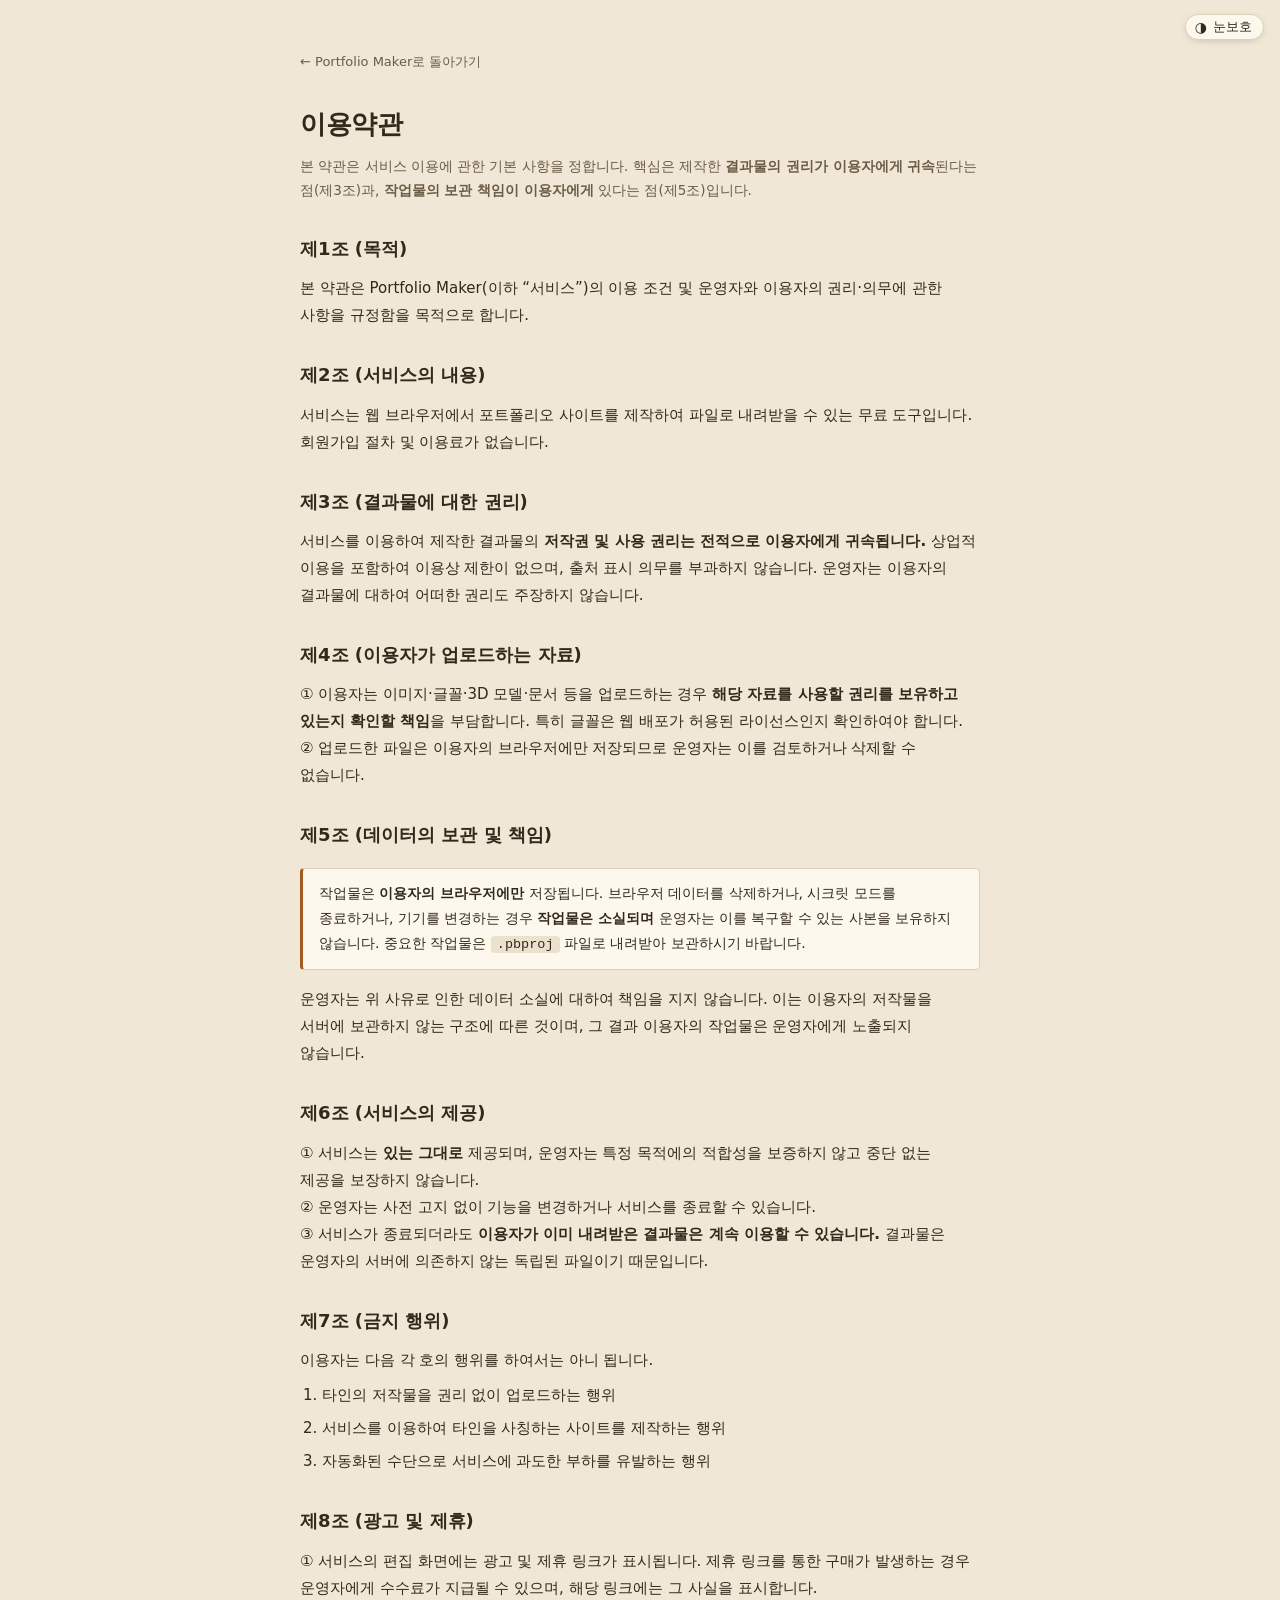
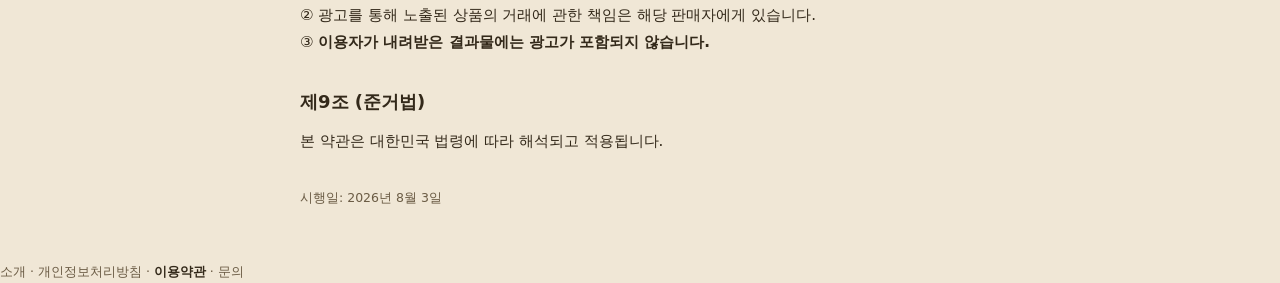
<file: terms.html>
<!doctype html>
<html lang="ko">
<head>
  <meta charset="utf-8" />
  <meta name="viewport" content="width=device-width, initial-scale=1" />
  <title>이용약관 — Portfolio Maker</title>
  <meta name="description" content="Portfolio Maker 이용약관 — 결과물의 저작권 귀속, 데이터 보관 책임, 면책 범위를 규정합니다." />
  <link rel="stylesheet" href="./theme.css" />
  <script>
    /* 첫 칠 전에 저장된 모드를 입힙니다 — 안 그러면 라이트가 한 번 번쩍입니다. */
    (function () {
      try {
        var t = localStorage.getItem('pb:guide-theme');
        if (t === 'dark' || t === 'eye') document.documentElement.setAttribute('data-theme', t);
      } catch (e) { /* 무시 — 기본 라이트 */ }
    })();
  </script>
  <style>
    * { box-sizing: border-box; margin: 0; }
    body {
      background: var(--bg); color: var(--text);
      font: 15px/1.8 'Pretendard', -apple-system, 'Segoe UI', 'Malgun Gothic', system-ui, sans-serif;
      word-break: keep-all; overflow-wrap: anywhere;
    }
    main { max-width: 720px; margin: 0 auto; padding: 48px 20px 40px; }
    .top { display: inline-block; margin-bottom: 28px; font-size: 13px; color: var(--muted); text-decoration: none; }
    .top:hover { text-decoration: underline; }
    h1 { font-size: 26px; letter-spacing: -0.5px; margin-bottom: 6px; }
    .lead { color: var(--muted); font-size: 13.5px; margin-bottom: 28px; }
    h2 { font-size: 18px; margin: 30px 0 10px; }
    p, li, td, th { font-size: 15px; }
    ol, ul { padding-left: 22px; margin: 8px 0 16px; }
    li { margin-bottom: 6px; }
    code { background: var(--inset); padding: 1px 6px; border-radius: 4px; font-size: 13.5px; font-family: Consolas, monospace; }
    a { color: var(--link); }
    .table-wrap { overflow-x: auto; margin: 12px 0 18px; }
    table { border-collapse: collapse; width: 100%; background: var(--panel-2); }
    th, td { border: 1px solid var(--line); padding: 8px 12px; text-align: left; vertical-align: top; }
    th { background: var(--inset); font-size: 13.5px; }
    .box {
      background: var(--panel-2); border: 1px solid var(--line);
      border-left: 3px solid var(--accent); border-radius: 4px;
      padding: 12px 16px; margin: 16px 0; font-size: 14px;
    }
    .upd { margin-top: 32px; font-size: 12.5px; color: var(--muted); }
  </style>
</head>
<body>
  <main>
    <a class="top" href="./">&larr; Portfolio Maker로 돌아가기</a>
    <h1>이용약관</h1>
    <p class="lead">본 약관은 서비스 이용에 관한 기본 사항을 정합니다. 핵심은 제작한 <b>결과물의 권리가 이용자에게 귀속</b>된다는 점(제3조)과, <b>작업물의 보관 책임이 이용자에게</b> 있다는 점(제5조)입니다.</p>

    <h2>제1조 (목적)</h2>
    <p>본 약관은 Portfolio Maker(이하 &ldquo;서비스&rdquo;)의 이용 조건 및 운영자와 이용자의 권리·의무에 관한 사항을 규정함을 목적으로 합니다.</p>

    <h2>제2조 (서비스의 내용)</h2>
    <p>서비스는 웹 브라우저에서 포트폴리오 사이트를 제작하여 파일로 내려받을 수 있는 무료 도구입니다. 회원가입 절차 및 이용료가 없습니다.</p>

    <h2>제3조 (결과물에 대한 권리)</h2>
    <p>서비스를 이용하여 제작한 결과물의 <b>저작권 및 사용 권리는 전적으로 이용자에게 귀속됩니다.</b> 상업적 이용을 포함하여 이용상 제한이 없으며, 출처 표시 의무를 부과하지 않습니다. 운영자는 이용자의 결과물에 대하여 어떠한 권리도 주장하지 않습니다.</p>

    <h2>제4조 (이용자가 업로드하는 자료)</h2>
    <p>① 이용자는 이미지·글꼴·3D 모델·문서 등을 업로드하는 경우 <b>해당 자료를 사용할 권리를 보유하고 있는지 확인할 책임</b>을 부담합니다. 특히 글꼴은 웹 배포가 허용된 라이선스인지 확인하여야 합니다.</p>
    <p>② 업로드한 파일은 이용자의 브라우저에만 저장되므로 운영자는 이를 검토하거나 삭제할 수 없습니다.</p>

    <h2>제5조 (데이터의 보관 및 책임)</h2>
    <div class="box">
      작업물은 <b>이용자의 브라우저에만</b> 저장됩니다. 브라우저 데이터를 삭제하거나, 시크릿 모드를 종료하거나,
      기기를 변경하는 경우 <b>작업물은 소실되며</b> 운영자는 이를 복구할 수 있는 사본을 보유하지 않습니다.
      중요한 작업물은 <code>.pbproj</code> 파일로 내려받아 보관하시기 바랍니다.
    </div>
    <p>운영자는 위 사유로 인한 데이터 소실에 대하여 책임을 지지 않습니다. 이는 이용자의 저작물을 서버에 보관하지 않는 구조에 따른 것이며, 그 결과 이용자의 작업물은 운영자에게 노출되지 않습니다.</p>

    <h2>제6조 (서비스의 제공)</h2>
    <p>① 서비스는 <b>있는 그대로</b> 제공되며, 운영자는 특정 목적에의 적합성을 보증하지 않고 중단 없는 제공을 보장하지 않습니다.</p>
    <p>② 운영자는 사전 고지 없이 기능을 변경하거나 서비스를 종료할 수 있습니다.</p>
    <p>③ 서비스가 종료되더라도 <b>이용자가 이미 내려받은 결과물은 계속 이용할 수 있습니다.</b> 결과물은 운영자의 서버에 의존하지 않는 독립된 파일이기 때문입니다.</p>

    <h2>제7조 (금지 행위)</h2>
    <p>이용자는 다음 각 호의 행위를 하여서는 아니 됩니다.</p>
    <ol>
      <li>타인의 저작물을 권리 없이 업로드하는 행위</li>
      <li>서비스를 이용하여 타인을 사칭하는 사이트를 제작하는 행위</li>
      <li>자동화된 수단으로 서비스에 과도한 부하를 유발하는 행위</li>
    </ol>

    <h2>제8조 (광고 및 제휴)</h2>
    <p>① 서비스의 편집 화면에는 광고 및 제휴 링크가 표시됩니다. 제휴 링크를 통한 구매가 발생하는 경우 운영자에게 수수료가 지급될 수 있으며, 해당 링크에는 그 사실을 표시합니다.</p>
    <p>② 광고를 통해 노출된 상품의 거래에 관한 책임은 해당 판매자에게 있습니다.</p>
    <p>③ <b>이용자가 내려받은 결과물에는 광고가 포함되지 않습니다.</b></p>

    <h2>제9조 (준거법)</h2>
    <p>본 약관은 대한민국 법령에 따라 해석되고 적용됩니다.</p>

    <p class="upd">시행일: 2026년 8월 3일</p>
  </main>
  <script src="./theme.js"></script>
</body>
</html>
</file>
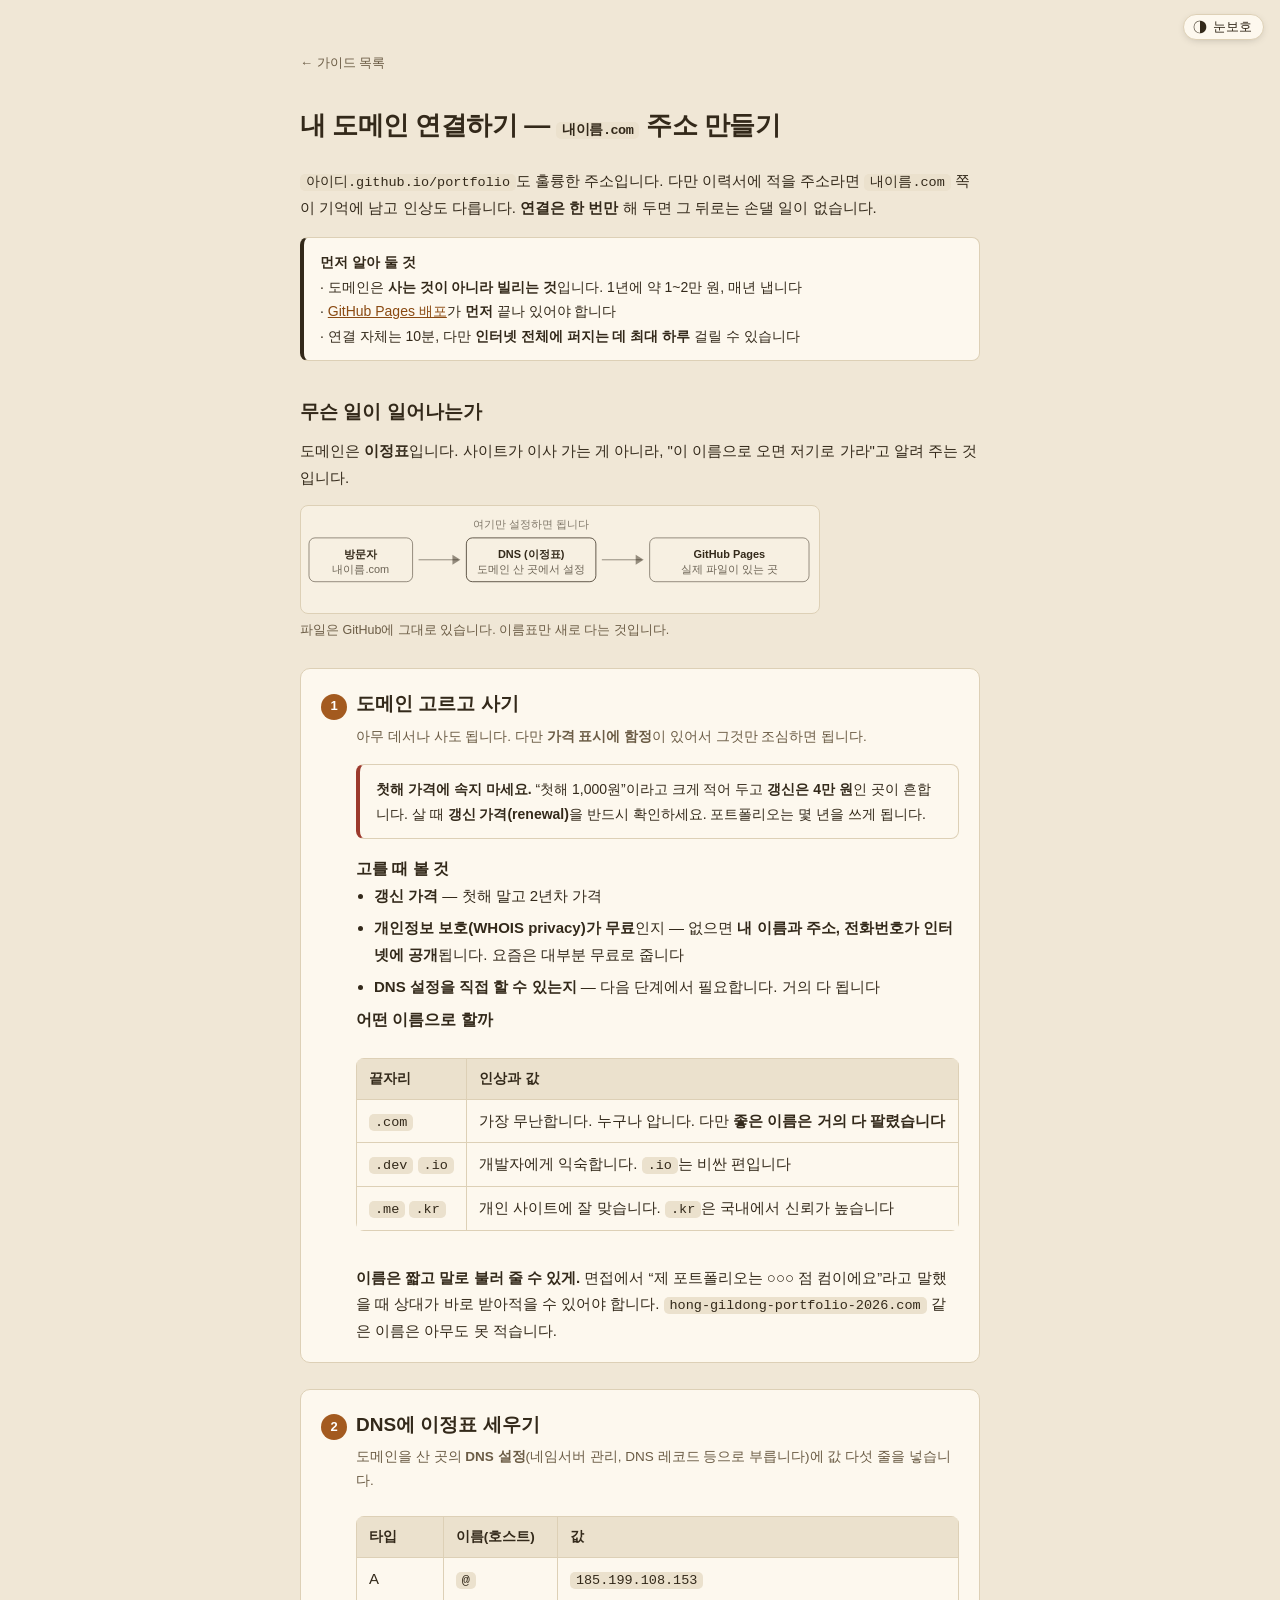
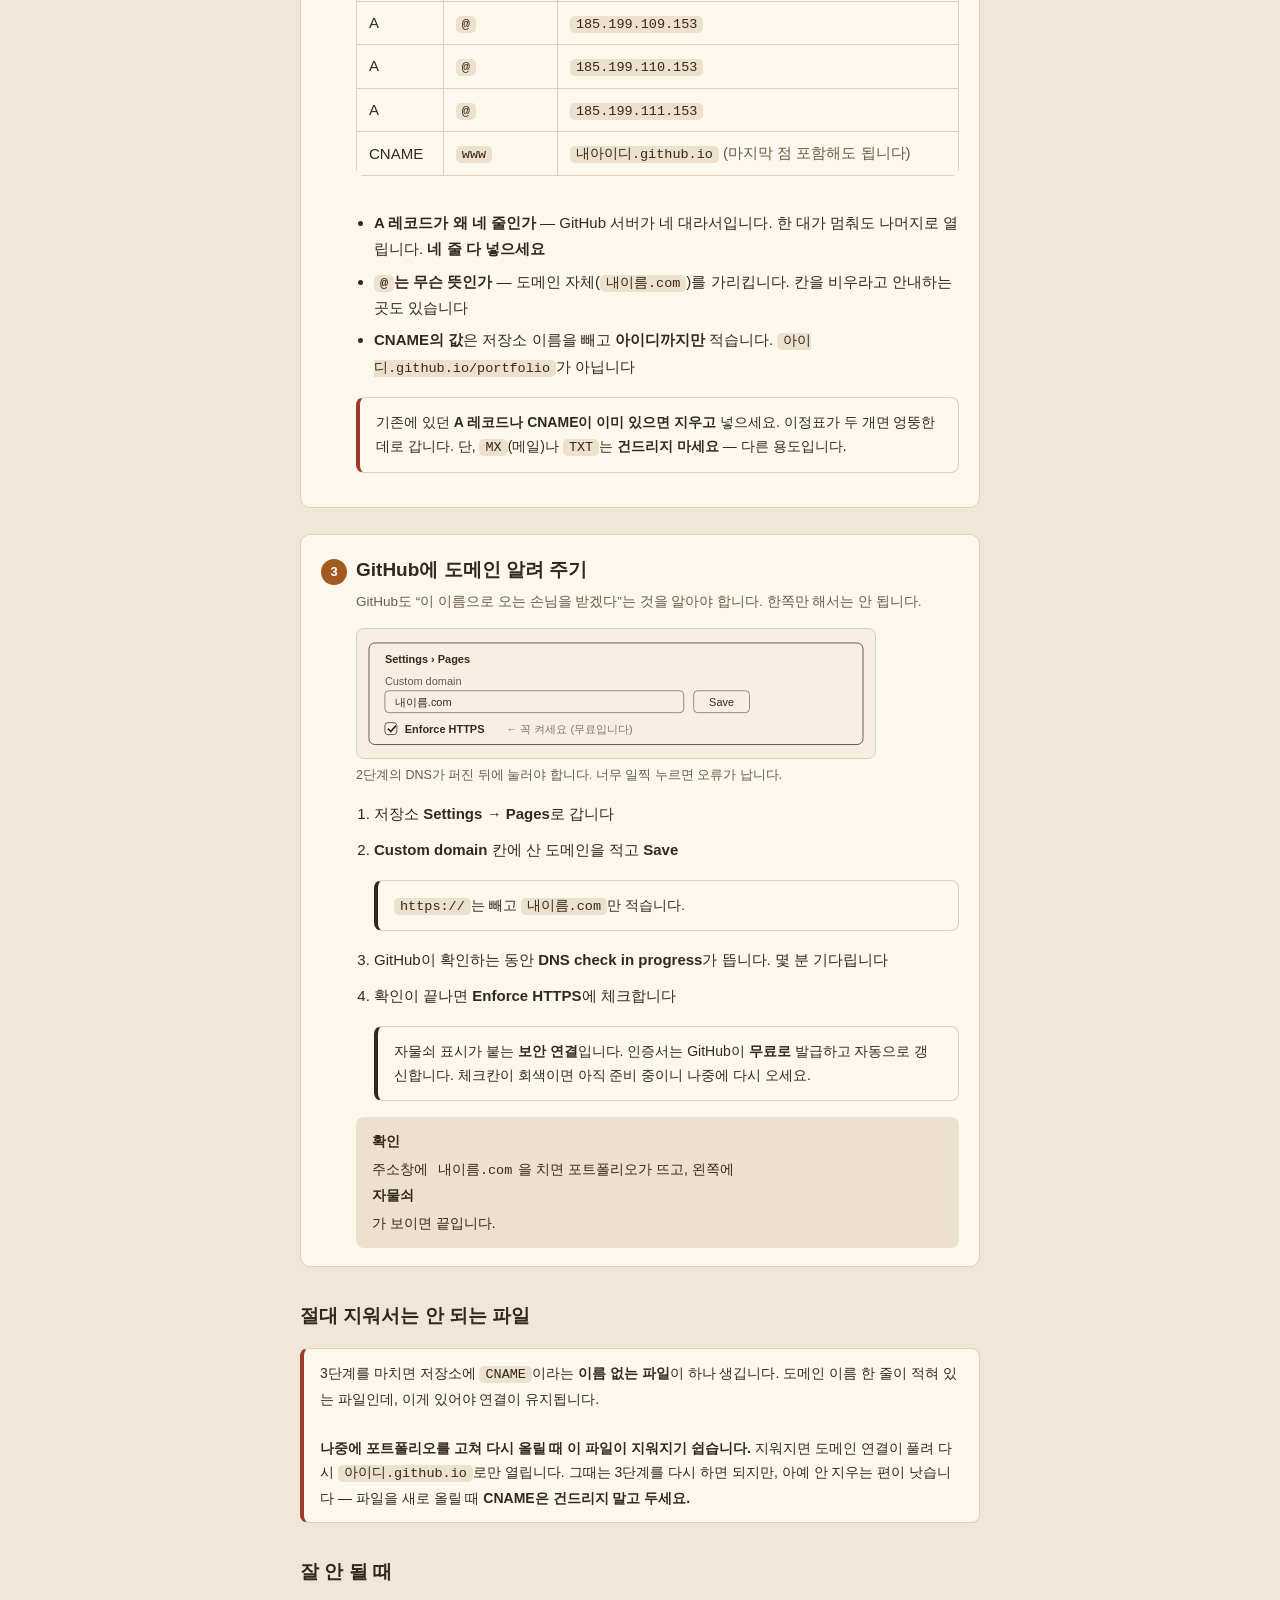
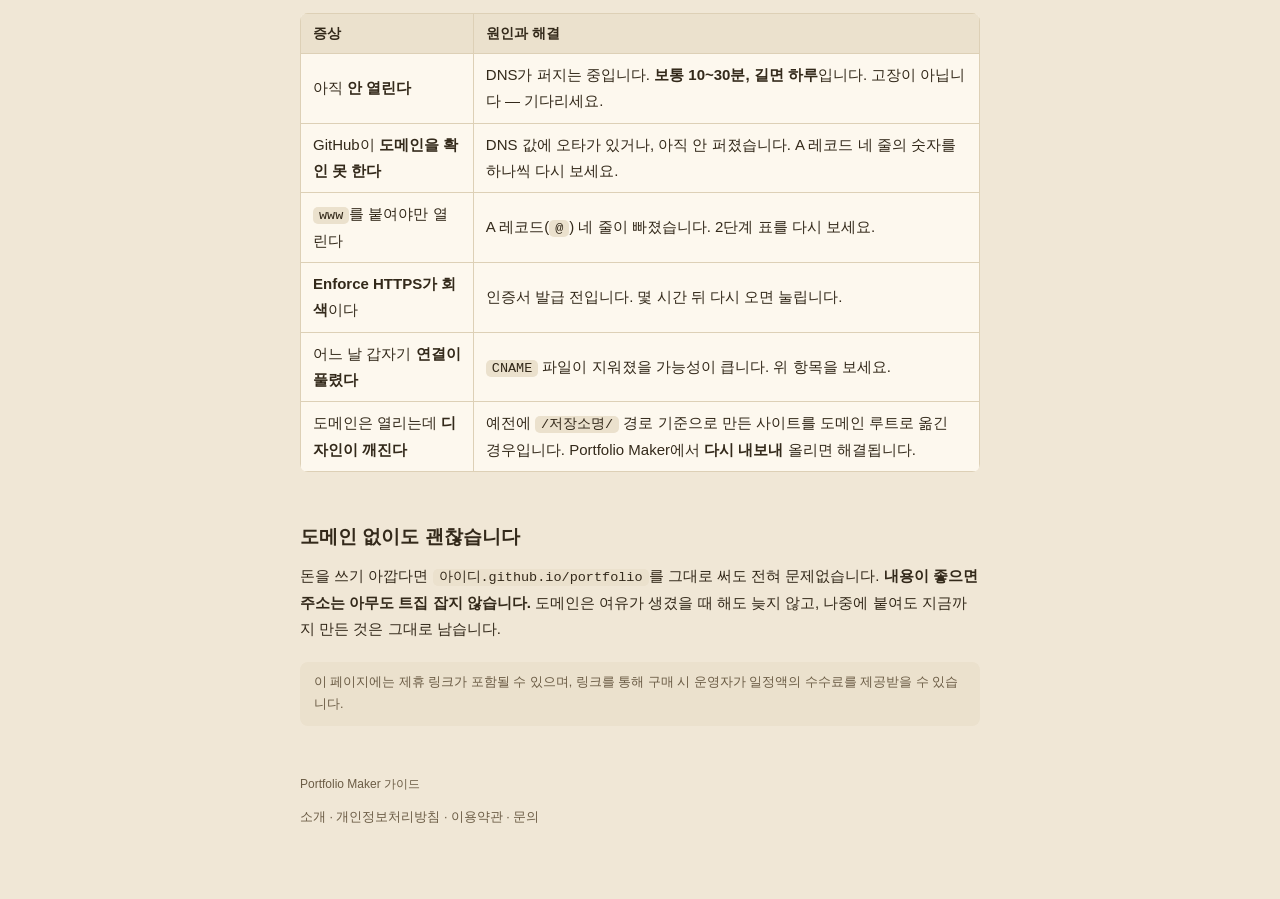
<file: guide/custom-domain.html>
<!doctype html>
<html lang="ko">
<head>
  <meta charset="utf-8" />
  <meta name="viewport" content="width=device-width, initial-scale=1" />
  <title>내 도메인 연결하기 (내이름.com 주소 만들기) — Portfolio Maker 가이드</title>
  <meta name="description" content="포트폴리오에 내 도메인을 붙이는 법 — 도메인 고르는 기준(갱신비·개인정보 보호), DNS 레코드 다섯 줄, GitHub 설정, CNAME 파일 주의까지 초보자용 단계별 안내." />
  <link rel="stylesheet" href="../theme.css" />
  <script>
    /* 첫 칠 전에 저장된 모드를 입힙니다 — 안 그러면 라이트가 한 번 번쩍입니다. */
    (function () {
      try {
        var t = localStorage.getItem('pb:guide-theme');
        if (t === 'dark' || t === 'eye') document.documentElement.setAttribute('data-theme', t);
      } catch (e) { /* 무시 — 기본 라이트 */ }
    })();
  </script>
  <style>
    * { box-sizing: border-box; margin: 0; }
    body { font-family: 'Pretendard', -apple-system, 'Segoe UI', 'Malgun Gothic', sans-serif; background: var(--bg); color: var(--text); line-height: 1.75; }
    main { max-width: 720px; margin: 0 auto; padding: 48px 20px 80px; }
    h1 { font-size: 26px; letter-spacing: -0.5px; margin-bottom: 20px; }
    h2 { font-size: 19px; margin: 32px 0 10px; }
    p, li, td, th { font-size: 15px; color: var(--text); }
    ol, ul { padding-left: 22px; margin: 8px 0 16px; }
    li { margin-bottom: 6px; }
    code { background: var(--inset); padding: 1px 6px; border-radius: 5px; font-size: 13.5px; font-family: Consolas, monospace; }
    table { border-collapse: collapse; width: 100%; margin: 12px 0 16px; background: var(--panel-2); border-radius: 8px; overflow: hidden; }
    th, td { border: 1px solid var(--line); padding: 8px 12px; text-align: left; }
    th { background: var(--inset); font-size: 13.5px; }
    .tip { background: var(--panel-2); border: 1px solid var(--line); border-left: 4px solid var(--text); border-radius: 8px; padding: 12px 16px; margin: 16px 0; font-size: 14px; }
    .disclosure { margin-top: 20px; padding: 10px 14px; background: var(--inset); border-radius: 8px; font-size: 12.5px; color: var(--muted); }
    .top { display: inline-block; margin-bottom: 28px; font-size: 13px; color: var(--muted); text-decoration: none; }
    .top:hover { text-decoration: underline; }
    a { color: var(--link); }

    /* ── 단계 카드 · 도해 ───────────────────────────────────── */
    .step { margin: 26px 0; padding: 18px 20px; background: var(--panel-2); border: 1px solid var(--line); border-radius: 10px; }
    .step > h2 { margin: 0 0 4px; display: flex; align-items: baseline; gap: 9px; }
    .step > h2 .n {
      flex: none; width: 26px; height: 26px; display: inline-grid; place-items: center;
      background: var(--accent); color: #fff; border-radius: 999px;
      font-size: 13px; font-weight: 700;
    }
    .step .why { margin: 0 0 12px 35px; font-size: 13.5px; color: var(--muted); }
    .step ol, .step ul { margin: 0 0 0 35px; padding-left: 18px; }
    .step ol > li { margin-bottom: 10px; }
    .step table { margin-left: 0; }
    .figure { margin: 14px 0 14px 35px; }
    .figure svg { display: block; width: 100%; height: auto; max-width: 520px; border: 1px solid var(--line); border-radius: 8px; background: var(--panel); }
    .figure figcaption { margin-top: 6px; font-size: 12.5px; color: var(--muted); }
    .warn { background: var(--panel-2); border: 1px solid var(--line); border-left: 4px solid var(--danger); border-radius: 8px; padding: 12px 16px; margin: 16px 0 16px 35px; font-size: 14px; }
    .check { margin: 14px 0 0 35px; padding: 12px 16px; background: var(--inset); border-radius: 8px; font-size: 14px; }
    .check b { display: block; margin-bottom: 4px; }
    .table-wrap { overflow-x: auto; margin: 12px 0 18px; }
    kbd { padding: 1px 6px; border: 1px solid var(--line-strong); border-bottom-width: 2px; border-radius: 4px; font-size: 12.5px; font-family: inherit; }
    footer { margin-top: 48px; font-size: 12px; color: var(--muted); }
  </style>
</head>
<body>
  <main>
    <a class="top" href="./index.html">&larr; 가이드 목록</a>
    <h1>내 도메인 연결하기 &mdash; <code>내이름.com</code> 주소 만들기</h1>

    <p><code>아이디.github.io/portfolio</code>도 훌륭한 주소입니다. 다만 이력서에 적을 주소라면 <code>내이름.com</code> 쪽이 기억에 남고 인상도 다릅니다. <b>연결은 한 번만</b> 해 두면 그 뒤로는 손댈 일이 없습니다.</p>

    <div class="tip">
      <b>먼저 알아 둘 것</b><br />
      · 도메인은 <b>사는 것이 아니라 빌리는 것</b>입니다. 1년에 약 1~2만 원, 매년 냅니다<br />
      · <a href="./deploy-github-pages.html">GitHub Pages 배포</a>가 <b>먼저</b> 끝나 있어야 합니다<br />
      · 연결 자체는 10분, 다만 <b>인터넷 전체에 퍼지는 데 최대 하루</b> 걸릴 수 있습니다
    </div>

    <h2 style="margin-top:34px">무슨 일이 일어나는가</h2>
    <p>도메인은 <b>이정표</b>입니다. 사이트가 이사 가는 게 아니라, "이 이름으로 오면 저기로 가라"고 알려 주는 것입니다.</p>
    <figure class="figure" style="margin-left:0">
      <svg viewBox="0 0 520 108" role="img" aria-label="방문자가 도메인을 입력하면 DNS가 GitHub 주소로 안내합니다">
        <g font-family="sans-serif" font-size="11" fill="currentColor">
          <rect x="8" y="32" width="104" height="44" rx="6" fill="none" stroke="currentColor" opacity="0.5"/>
          <text x="60" y="52" text-anchor="middle" font-weight="700">방문자</text>
          <text x="60" y="67" text-anchor="middle" opacity="0.7">내이름.com</text>

          <path d="M118 54 h40" stroke="currentColor" opacity="0.5" fill="none"/>
          <path d="M152 49 l8 5 -8 5z" fill="currentColor" opacity="0.5"/>

          <rect x="166" y="32" width="130" height="44" rx="6" fill="none" stroke="currentColor" opacity="0.75"/>
          <text x="231" y="52" text-anchor="middle" font-weight="700">DNS (이정표)</text>
          <text x="231" y="67" text-anchor="middle" opacity="0.7">도메인 산 곳에서 설정</text>

          <path d="M302 54 h40" stroke="currentColor" opacity="0.5" fill="none"/>
          <path d="M336 49 l8 5 -8 5z" fill="currentColor" opacity="0.5"/>

          <rect x="350" y="32" width="160" height="44" rx="6" fill="none" stroke="currentColor" opacity="0.5"/>
          <text x="430" y="52" text-anchor="middle" font-weight="700">GitHub Pages</text>
          <text x="430" y="67" text-anchor="middle" opacity="0.7">실제 파일이 있는 곳</text>

          <text x="231" y="22" text-anchor="middle" opacity="0.6">여기만 설정하면 됩니다</text>
        </g>
      </svg>
      <figcaption>파일은 GitHub에 그대로 있습니다. 이름표만 새로 다는 것입니다.</figcaption>
    </figure>

    <!-- ── 1 ────────────────────────────────────────────────── -->
    <section class="step">
      <h2><span class="n">1</span>도메인 고르고 사기</h2>
      <p class="why">아무 데서나 사도 됩니다. 다만 <b>가격 표시에 함정</b>이 있어서 그것만 조심하면 됩니다.</p>

      <div class="warn">
        <b>첫해 가격에 속지 마세요.</b> &ldquo;첫해 1,000원&rdquo;이라고 크게 적어 두고 <b>갱신은 4만 원</b>인 곳이 흔합니다.
        살 때 <b>갱신 가격(renewal)</b>을 반드시 확인하세요. 포트폴리오는 몇 년을 쓰게 됩니다.
      </div>

      <h3 style="margin-left:35px;font-size:16px">고를 때 볼 것</h3>
      <ul>
        <li><b>갱신 가격</b> &mdash; 첫해 말고 2년차 가격</li>
        <li><b>개인정보 보호(WHOIS privacy)가 무료</b>인지 &mdash; 없으면 <b>내 이름과 주소, 전화번호가 인터넷에 공개</b>됩니다. 요즘은 대부분 무료로 줍니다</li>
        <li><b>DNS 설정을 직접 할 수 있는지</b> &mdash; 다음 단계에서 필요합니다. 거의 다 됩니다</li>
      </ul>

      <h3 style="margin-left:35px;font-size:16px">어떤 이름으로 할까</h3>
      <div class="table-wrap" style="margin-left:35px">
        <table>
          <tr><th>끝자리</th><th>인상과 값</th></tr>
          <tr><td><code>.com</code></td><td>가장 무난합니다. 누구나 압니다. 다만 <b>좋은 이름은 거의 다 팔렸습니다</b></td></tr>
          <tr><td><code>.dev</code> <code>.io</code></td><td>개발자에게 익숙합니다. <code>.io</code>는 비싼 편입니다</td></tr>
          <tr><td><code>.me</code> <code>.kr</code></td><td>개인 사이트에 잘 맞습니다. <code>.kr</code>은 국내에서 신뢰가 높습니다</td></tr>
        </table>
      </div>
      <p style="margin-left:35px"><b>이름은 짧고 말로 불러 줄 수 있게.</b> 면접에서 &ldquo;제 포트폴리오는 ○○○ 점 컴이에요&rdquo;라고 말했을 때 상대가 바로 받아적을 수 있어야 합니다. <code>hong-gildong-portfolio-2026.com</code> 같은 이름은 아무도 못 적습니다.</p>
    </section>

    <!-- ── 2 ────────────────────────────────────────────────── -->
    <section class="step">
      <h2><span class="n">2</span>DNS에 이정표 세우기</h2>
      <p class="why">도메인을 산 곳의 <b>DNS 설정</b>(네임서버 관리, DNS 레코드 등으로 부릅니다)에 값 다섯 줄을 넣습니다.</p>

      <div class="table-wrap" style="margin-left:35px">
        <table>
          <tr><th>타입</th><th>이름(호스트)</th><th>값</th></tr>
          <tr><td>A</td><td><code>@</code></td><td><code>185.199.108.153</code></td></tr>
          <tr><td>A</td><td><code>@</code></td><td><code>185.199.109.153</code></td></tr>
          <tr><td>A</td><td><code>@</code></td><td><code>185.199.110.153</code></td></tr>
          <tr><td>A</td><td><code>@</code></td><td><code>185.199.111.153</code></td></tr>
          <tr><td>CNAME</td><td><code>www</code></td><td><code>내아이디.github.io</code> <span style="color:var(--muted)">(마지막 점 포함해도 됩니다)</span></td></tr>
        </table>
      </div>

      <ul>
        <li><b>A 레코드가 왜 네 줄인가</b> &mdash; GitHub 서버가 네 대라서입니다. 한 대가 멈춰도 나머지로 열립니다. <b>네 줄 다 넣으세요</b></li>
        <li><b><code>@</code>는 무슨 뜻인가</b> &mdash; 도메인 자체(<code>내이름.com</code>)를 가리킵니다. 칸을 비우라고 안내하는 곳도 있습니다</li>
        <li><b>CNAME의 값</b>은 저장소 이름을 빼고 <b>아이디까지만</b> 적습니다. <code>아이디.github.io/portfolio</code>가 아닙니다</li>
      </ul>

      <div class="warn">
        기존에 있던 <b>A 레코드나 CNAME이 이미 있으면 지우고</b> 넣으세요. 이정표가 두 개면 엉뚱한 데로 갑니다.
        단, <code>MX</code>(메일)나 <code>TXT</code>는 <b>건드리지 마세요</b> &mdash; 다른 용도입니다.
      </div>
    </section>

    <!-- ── 3 ────────────────────────────────────────────────── -->
    <section class="step">
      <h2><span class="n">3</span>GitHub에 도메인 알려 주기</h2>
      <p class="why">GitHub도 &ldquo;이 이름으로 오는 손님을 받겠다&rdquo;는 것을 알아야 합니다. 한쪽만 해서는 안 됩니다.</p>

      <figure class="figure">
        <svg viewBox="0 0 520 130" role="img" aria-label="Settings의 Pages에서 Custom domain에 도메인을 넣고 Enforce HTTPS를 켭니다">
          <g font-family="sans-serif" font-size="11" fill="currentColor">
            <rect x="12" y="14" width="496" height="102" rx="6" fill="none" stroke="currentColor" opacity="0.75"/>
            <text x="28" y="34" font-weight="700">Settings › Pages</text>
            <text x="28" y="56" opacity="0.75">Custom domain</text>
            <rect x="28" y="62" width="300" height="22" rx="4" fill="none" stroke="currentColor" opacity="0.5"/>
            <text x="38" y="77">내이름.com</text>
            <rect x="338" y="62" width="56" height="22" rx="4" fill="none" stroke="currentColor" opacity="0.5"/>
            <text x="366" y="77" text-anchor="middle">Save</text>
            <rect x="28" y="94" width="12" height="12" rx="3" fill="none" stroke="currentColor" opacity="0.75"/>
            <path d="M31 100 l3 3 5 -6" stroke="currentColor" fill="none" stroke-width="1.6"/>
            <text x="48" y="104" font-weight="700">Enforce HTTPS</text>
            <text x="150" y="104" opacity="0.6">← 꼭 켜세요 (무료입니다)</text>
          </g>
        </svg>
        <figcaption>2단계의 DNS가 퍼진 뒤에 눌러야 합니다. 너무 일찍 누르면 오류가 납니다.</figcaption>
      </figure>

      <ol>
        <li>저장소 <b>Settings → Pages</b>로 갑니다</li>
        <li><b>Custom domain</b> 칸에 산 도메인을 적고 <b>Save</b>
          <div class="tip" style="margin-left:0"><code>https://</code>는 빼고 <code>내이름.com</code>만 적습니다.</div>
        </li>
        <li>GitHub이 확인하는 동안 <b>DNS check in progress</b>가 뜹니다. 몇 분 기다립니다</li>
        <li>확인이 끝나면 <b>Enforce HTTPS</b>에 체크합니다
          <div class="tip" style="margin-left:0">자물쇠 표시가 붙는 <b>보안 연결</b>입니다. 인증서는 GitHub이 <b>무료로</b> 발급하고 자동으로 갱신합니다. 체크칸이 회색이면 아직 준비 중이니 나중에 다시 오세요.</div>
        </li>
      </ol>

      <div class="check">
        <b>확인</b>
        주소창에 <code>내이름.com</code>을 치면 포트폴리오가 뜨고, 왼쪽에 <b>자물쇠</b>가 보이면 끝입니다.
      </div>
    </section>

    <h2>절대 지워서는 안 되는 파일</h2>
    <div class="warn" style="margin-left:0">
      3단계를 마치면 저장소에 <code>CNAME</code>이라는 <b>이름 없는 파일</b>이 하나 생깁니다.
      도메인 이름 한 줄이 적혀 있는 파일인데, 이게 있어야 연결이 유지됩니다.
      <br /><br />
      <b>나중에 포트폴리오를 고쳐 다시 올릴 때 이 파일이 지워지기 쉽습니다.</b>
      지워지면 도메인 연결이 풀려 다시 <code>아이디.github.io</code>로만 열립니다.
      그때는 3단계를 다시 하면 되지만, 아예 안 지우는 편이 낫습니다 &mdash;
      파일을 새로 올릴 때 <b>CNAME은 건드리지 말고 두세요.</b>
    </div>

    <h2>잘 안 될 때</h2>
    <div class="table-wrap">
      <table>
        <tr><th>증상</th><th>원인과 해결</th></tr>
        <tr><td>아직 <b>안 열린다</b></td><td>DNS가 퍼지는 중입니다. <b>보통 10~30분, 길면 하루</b>입니다. 고장이 아닙니다 &mdash; 기다리세요.</td></tr>
        <tr><td>GitHub이 <b>도메인을 확인 못 한다</b></td><td>DNS 값에 오타가 있거나, 아직 안 퍼졌습니다. A 레코드 네 줄의 숫자를 하나씩 다시 보세요.</td></tr>
        <tr><td><code>www</code>를 붙여야만 열린다</td><td>A 레코드(<code>@</code>) 네 줄이 빠졌습니다. 2단계 표를 다시 보세요.</td></tr>
        <tr><td><b>Enforce HTTPS가 회색</b>이다</td><td>인증서 발급 전입니다. 몇 시간 뒤 다시 오면 눌립니다.</td></tr>
        <tr><td>어느 날 갑자기 <b>연결이 풀렸다</b></td><td><code>CNAME</code> 파일이 지워졌을 가능성이 큽니다. 위 항목을 보세요.</td></tr>
        <tr><td>도메인은 열리는데 <b>디자인이 깨진다</b></td><td>예전에 <code>/저장소명/</code> 경로 기준으로 만든 사이트를 도메인 루트로 옮긴 경우입니다. Portfolio Maker에서 <b>다시 내보내</b> 올리면 해결됩니다.</td></tr>
      </table>
    </div>

    <h2>도메인 없이도 괜찮습니다</h2>
    <p>돈을 쓰기 아깝다면 <code>아이디.github.io/portfolio</code>를 그대로 써도 전혀 문제없습니다. <b>내용이 좋으면 주소는 아무도 트집 잡지 않습니다.</b> 도메인은 여유가 생겼을 때 해도 늦지 않고, 나중에 붙여도 지금까지 만든 것은 그대로 남습니다.</p>

    <div class="disclosure">이 페이지에는 제휴 링크가 포함될 수 있으며, 링크를 통해 구매 시 운영자가 일정액의 수수료를 제공받을 수 있습니다.</div>

    <footer>Portfolio Maker 가이드</footer>
  </main>
  <script src="../theme.js"></script>
</body>
</html>
</file>
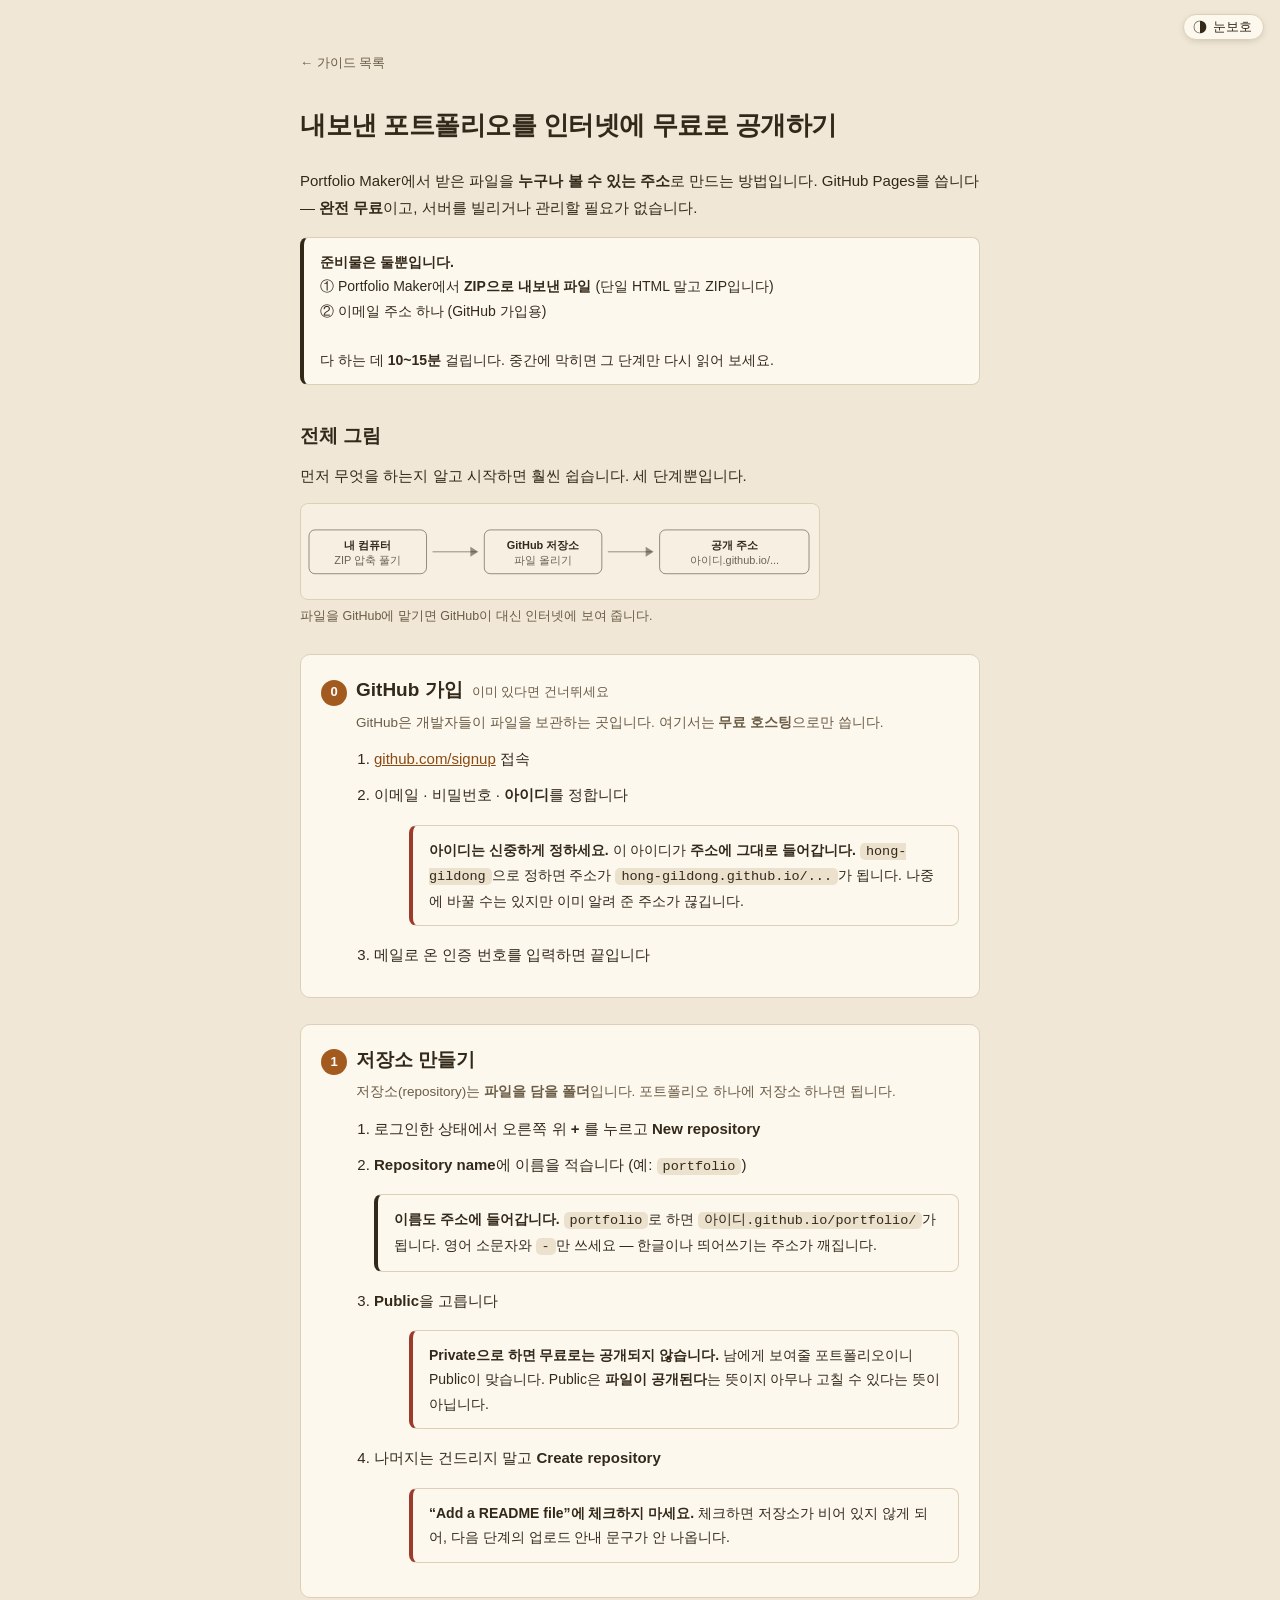
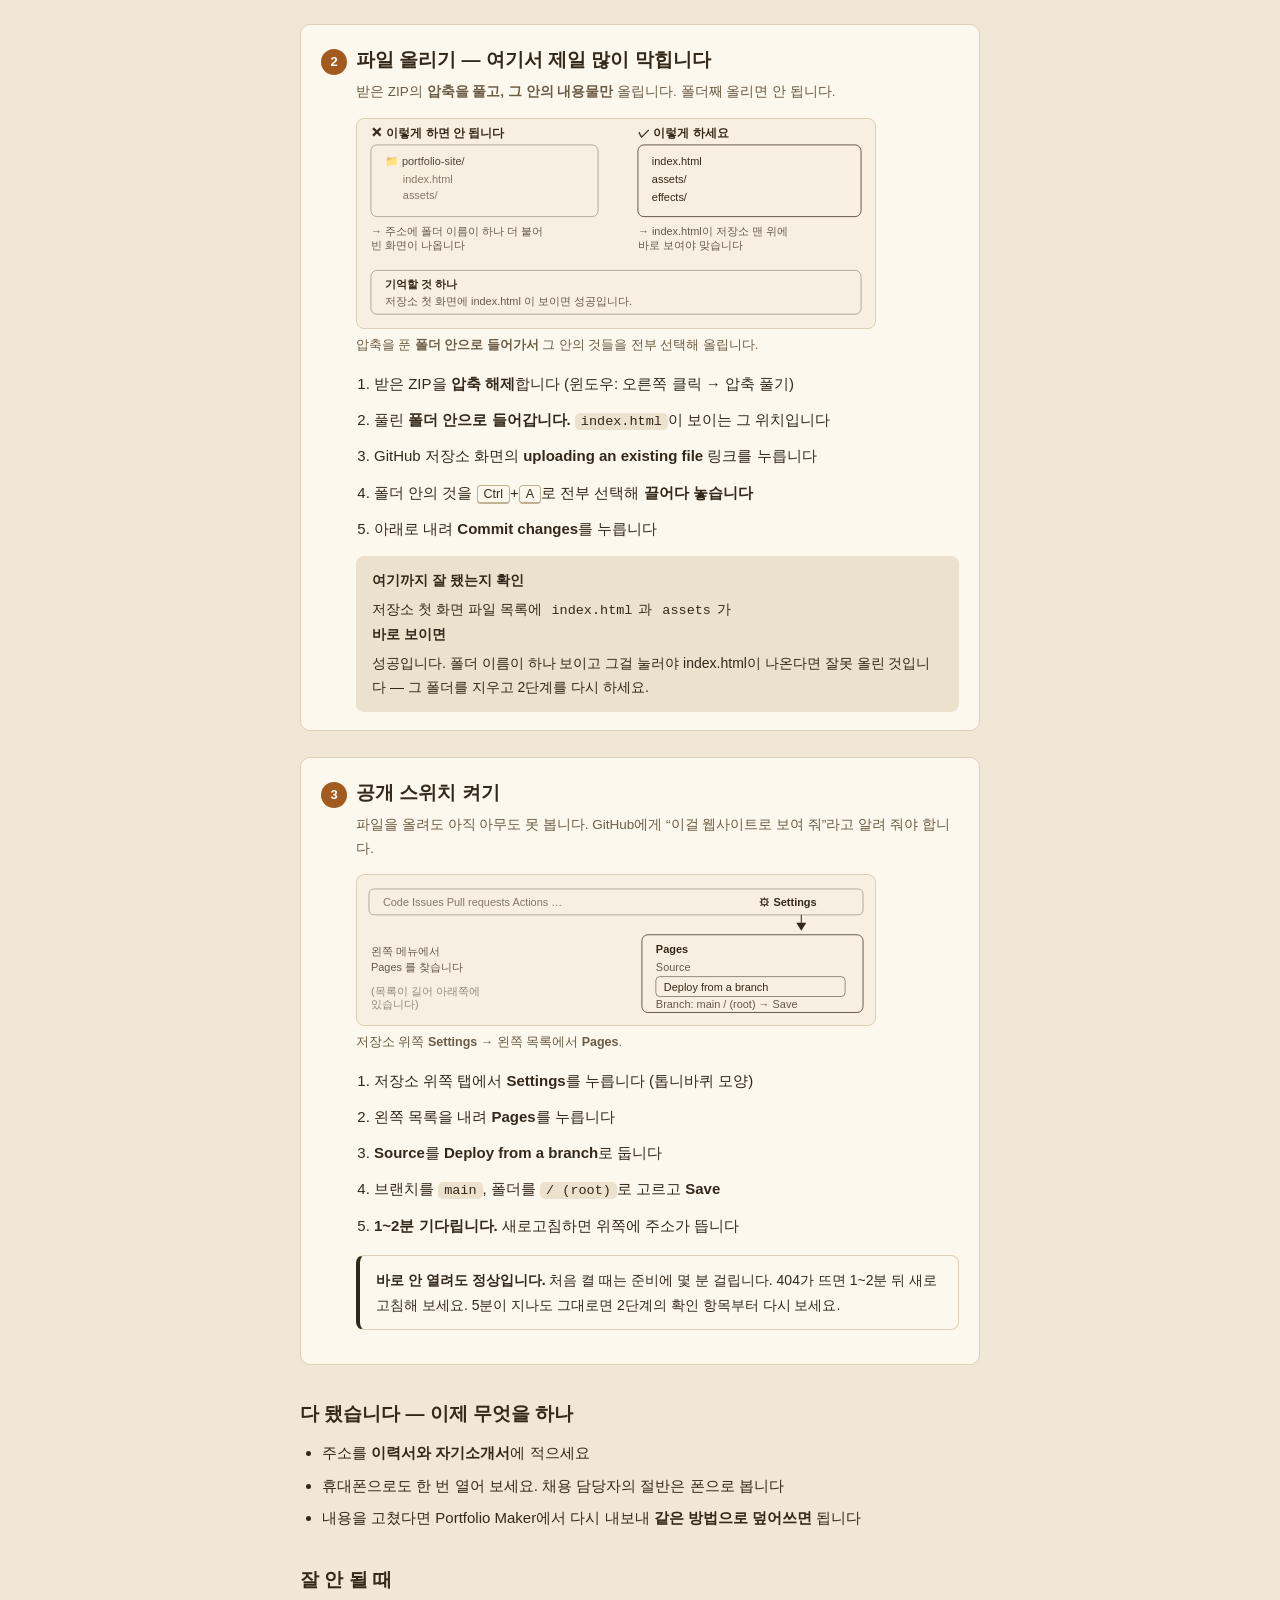
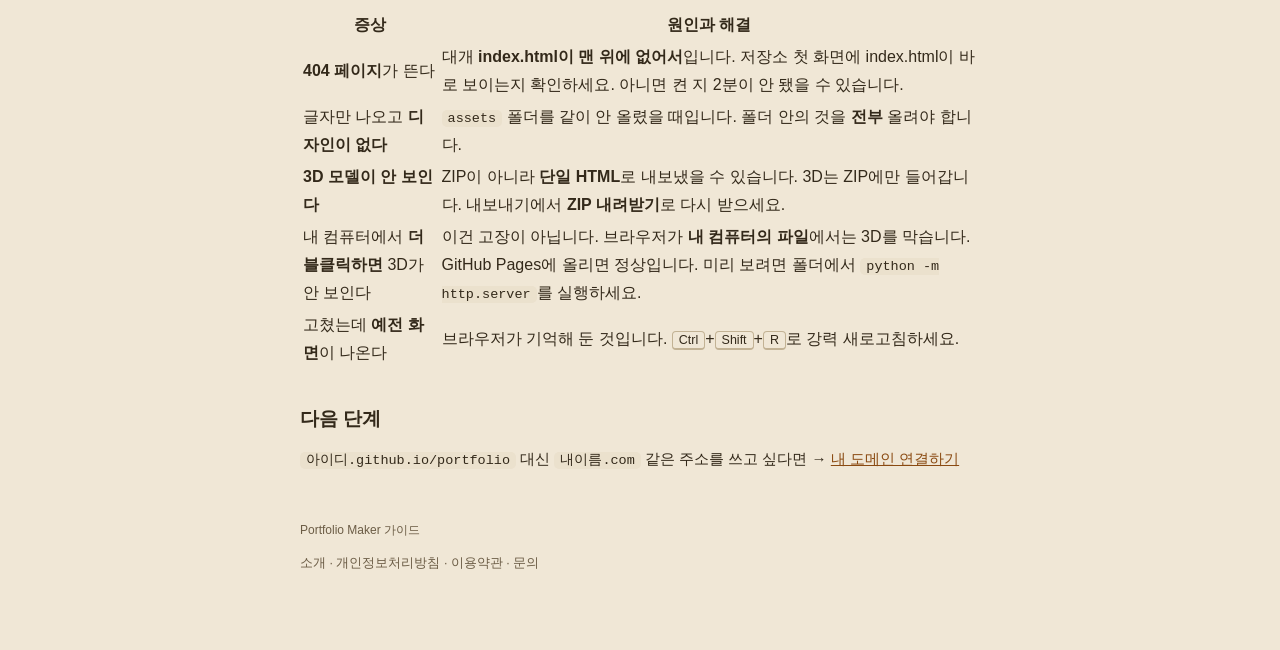
<file: guide/deploy-github-pages.html>
<!doctype html>
<html lang="ko">
<head>
  <meta charset="utf-8" />
  <meta name="viewport" content="width=device-width, initial-scale=1" />
  <title>내보낸 포트폴리오를 인터넷에 무료로 공개하기 — Portfolio Maker 가이드</title>
  <meta name="description" content="Portfolio Maker에서 받은 파일을 GitHub Pages에 올려 무료 공개 주소를 만드는 법 — 가입부터 공개 스위치까지 단계별 도해와 함께, 초보자가 막히는 지점(폴더째 올리기·404·3D 안 보임)을 전부 짚습니다." />
  <link rel="stylesheet" href="../theme.css" />
  <script>
    /* 첫 칠 전에 저장된 모드를 입힙니다 — 안 그러면 라이트가 한 번 번쩍입니다. */
    (function () {
      try {
        var t = localStorage.getItem('pb:guide-theme');
        if (t === 'dark' || t === 'eye') document.documentElement.setAttribute('data-theme', t);
      } catch (e) { /* 무시 — 기본 라이트 */ }
    })();
  </script>
  <style>
    * { box-sizing: border-box; margin: 0; }
    body { font-family: 'Pretendard', -apple-system, 'Segoe UI', 'Malgun Gothic', sans-serif; background: var(--bg); color: var(--text); line-height: 1.75; }
    main { max-width: 720px; margin: 0 auto; padding: 48px 20px 80px; }
    h1 { font-size: 26px; letter-spacing: -0.5px; margin-bottom: 20px; }
    h2 { font-size: 19px; margin: 32px 0 10px; }
    p, li { font-size: 15px; color: var(--text); }
    ol, ul { padding-left: 22px; margin: 8px 0 16px; }
    li { margin-bottom: 6px; }
    code { background: var(--inset); padding: 1px 6px; border-radius: 5px; font-size: 13.5px; font-family: Consolas, monospace; }
    .tip { background: var(--panel-2); border: 1px solid var(--line); border-left: 4px solid var(--text); border-radius: 8px; padding: 12px 16px; margin: 16px 0; font-size: 14px; }
    .top { display: inline-block; margin-bottom: 28px; font-size: 13px; color: var(--muted); text-decoration: none; }
    .top:hover { text-decoration: underline; }
    a { color: var(--link); }

    /* ── 단계 카드 · 도해 ───────────────────────────────────── */
    .step { margin: 26px 0; padding: 18px 20px; background: var(--panel-2); border: 1px solid var(--line); border-radius: 10px; }
    .step > h2 { margin: 0 0 4px; display: flex; align-items: baseline; gap: 9px; }
    .step > h2 .n {
      flex: none; width: 26px; height: 26px; display: inline-grid; place-items: center;
      background: var(--accent); color: #fff; border-radius: 999px;
      font-size: 13px; font-weight: 700;
    }
    .step .why { margin: 0 0 12px 35px; font-size: 13.5px; color: var(--muted); }
    .step ol, .step ul { margin: 0 0 0 35px; padding-left: 18px; }
    .step ol > li { margin-bottom: 10px; }
    .figure { margin: 14px 0 14px 35px; }
    .figure svg { display: block; width: 100%; height: auto; max-width: 520px; border: 1px solid var(--line); border-radius: 8px; background: var(--panel); }
    .figure figcaption { margin-top: 6px; font-size: 12.5px; color: var(--muted); }
    .warn { background: var(--panel-2); border: 1px solid var(--line); border-left: 4px solid var(--danger); border-radius: 8px; padding: 12px 16px; margin: 16px 0 16px 35px; font-size: 14px; }
    .check { margin: 14px 0 0 35px; padding: 12px 16px; background: var(--inset); border-radius: 8px; font-size: 14px; }
    .check b { display: block; margin-bottom: 4px; }
    kbd { padding: 1px 6px; border: 1px solid var(--line-strong); border-bottom-width: 2px; border-radius: 4px; font-size: 12.5px; font-family: inherit; }
    .table-wrap { overflow-x: auto; margin: 12px 0 18px; }
    footer { margin-top: 48px; font-size: 12px; color: var(--muted); }
  </style>
</head>
<body>
  <main>
    <a class="top" href="./index.html">&larr; 가이드 목록</a>
    <h1>내보낸 포트폴리오를 인터넷에 무료로 공개하기</h1>

    <p>Portfolio Maker에서 받은 파일을 <b>누구나 볼 수 있는 주소</b>로 만드는 방법입니다. GitHub Pages를 씁니다 &mdash; <b>완전 무료</b>이고, 서버를 빌리거나 관리할 필요가 없습니다.</p>

    <div class="tip">
      <b>준비물은 둘뿐입니다.</b><br />
      ① Portfolio Maker에서 <b>ZIP으로 내보낸 파일</b> (단일 HTML 말고 ZIP입니다)<br />
      ② 이메일 주소 하나 (GitHub 가입용)<br />
      <br />
      다 하는 데 <b>10~15분</b> 걸립니다. 중간에 막히면 그 단계만 다시 읽어 보세요.
    </div>

    <h2 style="margin-top:34px">전체 그림</h2>
    <p>먼저 무엇을 하는지 알고 시작하면 훨씬 쉽습니다. 세 단계뿐입니다.</p>
    <figure class="figure" style="margin-left:0">
      <svg viewBox="0 0 520 96" role="img" aria-label="내 컴퓨터의 파일을 GitHub에 올리고 Pages를 켜면 주소가 생깁니다">
        <g font-family="sans-serif" font-size="11" fill="currentColor">
          <rect x="8" y="26" width="118" height="44" rx="6" fill="none" stroke="currentColor" opacity="0.5"/>
          <text x="67" y="45" text-anchor="middle" font-weight="700">내 컴퓨터</text>
          <text x="67" y="60" text-anchor="middle" opacity="0.7">ZIP 압축 풀기</text>

          <path d="M132 48 h44" stroke="currentColor" opacity="0.5" fill="none"/>
          <path d="M170 43 l8 5 -8 5z" fill="currentColor" opacity="0.5"/>

          <rect x="184" y="26" width="118" height="44" rx="6" fill="none" stroke="currentColor" opacity="0.5"/>
          <text x="243" y="45" text-anchor="middle" font-weight="700">GitHub 저장소</text>
          <text x="243" y="60" text-anchor="middle" opacity="0.7">파일 올리기</text>

          <path d="M308 48 h44" stroke="currentColor" opacity="0.5" fill="none"/>
          <path d="M346 43 l8 5 -8 5z" fill="currentColor" opacity="0.5"/>

          <rect x="360" y="26" width="150" height="44" rx="6" fill="none" stroke="currentColor" opacity="0.5"/>
          <text x="435" y="45" text-anchor="middle" font-weight="700">공개 주소</text>
          <text x="435" y="60" text-anchor="middle" opacity="0.7">아이디.github.io/...</text>
        </g>
      </svg>
      <figcaption>파일을 GitHub에 맡기면 GitHub이 대신 인터넷에 보여 줍니다.</figcaption>
    </figure>

    <!-- ── 0 ────────────────────────────────────────────────── -->
    <section class="step">
      <h2><span class="n">0</span>GitHub 가입 <span style="font-size:13px;font-weight:400;color:var(--muted)">이미 있다면 건너뛰세요</span></h2>
      <p class="why">GitHub은 개발자들이 파일을 보관하는 곳입니다. 여기서는 <b>무료 호스팅</b>으로만 씁니다.</p>
      <ol>
        <li><a href="https://github.com/signup" target="_blank" rel="noopener">github.com/signup</a> 접속</li>
        <li>이메일 &middot; 비밀번호 &middot; <b>아이디</b>를 정합니다
          <div class="warn"><b>아이디는 신중하게 정하세요.</b> 이 아이디가 <b>주소에 그대로 들어갑니다.</b> <code>hong-gildong</code>으로 정하면 주소가 <code>hong-gildong.github.io/...</code>가 됩니다. 나중에 바꿀 수는 있지만 이미 알려 준 주소가 끊깁니다.</div>
        </li>
        <li>메일로 온 인증 번호를 입력하면 끝입니다</li>
      </ol>
    </section>

    <!-- ── 1 ────────────────────────────────────────────────── -->
    <section class="step">
      <h2><span class="n">1</span>저장소 만들기</h2>
      <p class="why">저장소(repository)는 <b>파일을 담을 폴더</b>입니다. 포트폴리오 하나에 저장소 하나면 됩니다.</p>
      <ol>
        <li>로그인한 상태에서 오른쪽 위 <b>+</b> 를 누르고 <b>New repository</b></li>
        <li><b>Repository name</b>에 이름을 적습니다 (예: <code>portfolio</code>)
          <div class="tip" style="margin-left:0"><b>이름도 주소에 들어갑니다.</b> <code>portfolio</code>로 하면 <code>아이디.github.io/portfolio/</code>가 됩니다. 영어 소문자와 <code>-</code>만 쓰세요 &mdash; 한글이나 띄어쓰기는 주소가 깨집니다.</div>
        </li>
        <li><b>Public</b>을 고릅니다
          <div class="warn"><b>Private으로 하면 무료로는 공개되지 않습니다.</b> 남에게 보여줄 포트폴리오이니 Public이 맞습니다. Public은 <b>파일이 공개된다</b>는 뜻이지 아무나 고칠 수 있다는 뜻이 아닙니다.</div>
        </li>
        <li>나머지는 건드리지 말고 <b>Create repository</b>
          <div class="warn"><b>&ldquo;Add a README file&rdquo;에 체크하지 마세요.</b> 체크하면 저장소가 비어 있지 않게 되어, 다음 단계의 업로드 안내 문구가 안 나옵니다.</div>
        </li>
      </ol>
    </section>

    <!-- ── 2 ────────────────────────────────────────────────── -->
    <section class="step">
      <h2><span class="n">2</span>파일 올리기 &mdash; 여기서 제일 많이 막힙니다</h2>
      <p class="why">받은 ZIP의 <b>압축을 풀고, 그 안의 내용물만</b> 올립니다. 폴더째 올리면 안 됩니다.</p>

      <figure class="figure">
        <svg viewBox="0 0 520 210" role="img" aria-label="폴더째 올리면 틀리고 내용물만 올려야 맞습니다">
          <g font-family="sans-serif" font-size="11" fill="currentColor">
            <text x="14" y="18" font-weight="700" font-size="12">✕ 이렇게 하면 안 됩니다</text>
            <rect x="14" y="26" width="228" height="72" rx="6" fill="none" stroke="currentColor" opacity="0.35"/>
            <text x="28" y="46" opacity="0.85">📁 portfolio-site/</text>
            <text x="46" y="64" opacity="0.6">index.html</text>
            <text x="46" y="80" opacity="0.6">assets/</text>
            <text x="14" y="116" opacity="0.75">→ 주소에 폴더 이름이 하나 더 붙어</text>
            <text x="14" y="131" opacity="0.75">   빈 화면이 나옵니다</text>

            <text x="282" y="18" font-weight="700" font-size="12">✓ 이렇게 하세요</text>
            <rect x="282" y="26" width="224" height="72" rx="6" fill="none" stroke="currentColor" opacity="0.75"/>
            <text x="296" y="46">index.html</text>
            <text x="296" y="64">assets/</text>
            <text x="296" y="82">effects/</text>
            <text x="282" y="116" opacity="0.75">→ index.html이 저장소 맨 위에</text>
            <text x="282" y="131" opacity="0.75">   바로 보여야 맞습니다</text>

            <rect x="14" y="152" width="492" height="44" rx="6" fill="none" stroke="currentColor" opacity="0.35"/>
            <text x="28" y="170" font-weight="700">기억할 것 하나</text>
            <text x="28" y="187" opacity="0.75">저장소 첫 화면에 index.html 이 보이면 성공입니다.</text>
          </g>
        </svg>
        <figcaption>압축을 푼 <b>폴더 안으로 들어가서</b> 그 안의 것들을 전부 선택해 올립니다.</figcaption>
      </figure>

      <ol>
        <li>받은 ZIP을 <b>압축 해제</b>합니다 (윈도우: 오른쪽 클릭 → 압축 풀기)</li>
        <li>풀린 <b>폴더 안으로 들어갑니다.</b> <code>index.html</code>이 보이는 그 위치입니다</li>
        <li>GitHub 저장소 화면의 <b>uploading an existing file</b> 링크를 누릅니다</li>
        <li>폴더 안의 것을 <kbd>Ctrl</kbd>+<kbd>A</kbd>로 전부 선택해 <b>끌어다 놓습니다</b></li>
        <li>아래로 내려 <b>Commit changes</b>를 누릅니다</li>
      </ol>

      <div class="check">
        <b>여기까지 잘 됐는지 확인</b>
        저장소 첫 화면 파일 목록에 <code>index.html</code>과 <code>assets</code>가 <b>바로 보이면</b> 성공입니다.
        폴더 이름이 하나 보이고 그걸 눌러야 index.html이 나온다면 잘못 올린 것입니다 &mdash; 그 폴더를 지우고 2단계를 다시 하세요.
      </div>
    </section>

    <!-- ── 3 ────────────────────────────────────────────────── -->
    <section class="step">
      <h2><span class="n">3</span>공개 스위치 켜기</h2>
      <p class="why">파일을 올려도 아직 아무도 못 봅니다. GitHub에게 &ldquo;이걸 웹사이트로 보여 줘&rdquo;라고 알려 줘야 합니다.</p>

      <figure class="figure">
        <svg viewBox="0 0 520 150" role="img" aria-label="Settings 탭의 Pages 메뉴에서 브랜치를 main과 root로 지정합니다">
          <g font-family="sans-serif" font-size="11" fill="currentColor">
            <rect x="12" y="14" width="496" height="26" rx="5" fill="none" stroke="currentColor" opacity="0.35"/>
            <text x="26" y="31" opacity="0.6">Code   Issues   Pull requests   Actions   …</text>
            <text x="404" y="31" font-weight="700">⚙ Settings</text>
            <path d="M446 40 v10" stroke="currentColor" fill="none"/>
            <path d="M441 48 l5 8 5 -8z" fill="currentColor"/>

            <rect x="286" y="60" width="222" height="78" rx="6" fill="none" stroke="currentColor" opacity="0.75"/>
            <text x="300" y="78" font-weight="700">Pages</text>
            <text x="300" y="96" opacity="0.75">Source</text>
            <rect x="300" y="102" width="190" height="20" rx="4" fill="none" stroke="currentColor" opacity="0.5"/>
            <text x="308" y="116">Deploy from a branch</text>
            <text x="300" y="134" opacity="0.75">Branch:  main  /  (root)  →  Save</text>

            <text x="14" y="80" opacity="0.75">왼쪽 메뉴에서</text>
            <text x="14" y="96" opacity="0.75">Pages 를 찾습니다</text>
            <text x="14" y="120" opacity="0.5">(목록이 길어 아래쪽에</text>
            <text x="14" y="134" opacity="0.5">있습니다)</text>
          </g>
        </svg>
        <figcaption>저장소 위쪽 <b>Settings</b> → 왼쪽 목록에서 <b>Pages</b>.</figcaption>
      </figure>

      <ol>
        <li>저장소 위쪽 탭에서 <b>Settings</b>를 누릅니다 (톱니바퀴 모양)</li>
        <li>왼쪽 목록을 내려 <b>Pages</b>를 누릅니다</li>
        <li><b>Source</b>를 <b>Deploy from a branch</b>로 둡니다</li>
        <li>브랜치를 <code>main</code>, 폴더를 <code>/ (root)</code>로 고르고 <b>Save</b></li>
        <li><b>1~2분 기다립니다.</b> 새로고침하면 위쪽에 주소가 뜹니다</li>
      </ol>

      <div class="tip" style="margin-left:35px">
        <b>바로 안 열려도 정상입니다.</b> 처음 켤 때는 준비에 몇 분 걸립니다.
        404가 뜨면 1~2분 뒤 새로고침해 보세요. 5분이 지나도 그대로면 2단계의 확인 항목부터 다시 보세요.
      </div>
    </section>

    <h2>다 됐습니다 &mdash; 이제 무엇을 하나</h2>
    <ul>
      <li>주소를 <b>이력서와 자기소개서</b>에 적으세요</li>
      <li>휴대폰으로도 한 번 열어 보세요. 채용 담당자의 절반은 폰으로 봅니다</li>
      <li>내용을 고쳤다면 Portfolio Maker에서 다시 내보내 <b>같은 방법으로 덮어쓰면</b> 됩니다</li>
    </ul>

    <h2>잘 안 될 때</h2>
    <div class="table-wrap">
      <table>
        <tr><th>증상</th><th>원인과 해결</th></tr>
        <tr><td><b>404 페이지</b>가 뜬다</td><td>대개 <b>index.html이 맨 위에 없어서</b>입니다. 저장소 첫 화면에 index.html이 바로 보이는지 확인하세요. 아니면 켠 지 2분이 안 됐을 수 있습니다.</td></tr>
        <tr><td>글자만 나오고 <b>디자인이 없다</b></td><td><code>assets</code> 폴더를 같이 안 올렸을 때입니다. 폴더 안의 것을 <b>전부</b> 올려야 합니다.</td></tr>
        <tr><td><b>3D 모델이 안 보인다</b></td><td>ZIP이 아니라 <b>단일 HTML</b>로 내보냈을 수 있습니다. 3D는 ZIP에만 들어갑니다. 내보내기에서 <b>ZIP 내려받기</b>로 다시 받으세요.</td></tr>
        <tr><td>내 컴퓨터에서 <b>더블클릭하면</b> 3D가 안 보인다</td><td>이건 고장이 아닙니다. 브라우저가 <b>내 컴퓨터의 파일</b>에서는 3D를 막습니다. GitHub Pages에 올리면 정상입니다. 미리 보려면 폴더에서 <code>python -m http.server</code>를 실행하세요.</td></tr>
        <tr><td>고쳤는데 <b>예전 화면</b>이 나온다</td><td>브라우저가 기억해 둔 것입니다. <kbd>Ctrl</kbd>+<kbd>Shift</kbd>+<kbd>R</kbd>로 강력 새로고침하세요.</td></tr>
      </table>
    </div>

    <h2>다음 단계</h2>
    <p><code>아이디.github.io/portfolio</code> 대신 <code>내이름.com</code> 같은 주소를 쓰고 싶다면 &rarr; <a href="./custom-domain.html">내 도메인 연결하기</a></p>

    <footer>Portfolio Maker 가이드</footer>
  </main>
  <script src="../theme.js"></script>
</body>
</html>
</file>
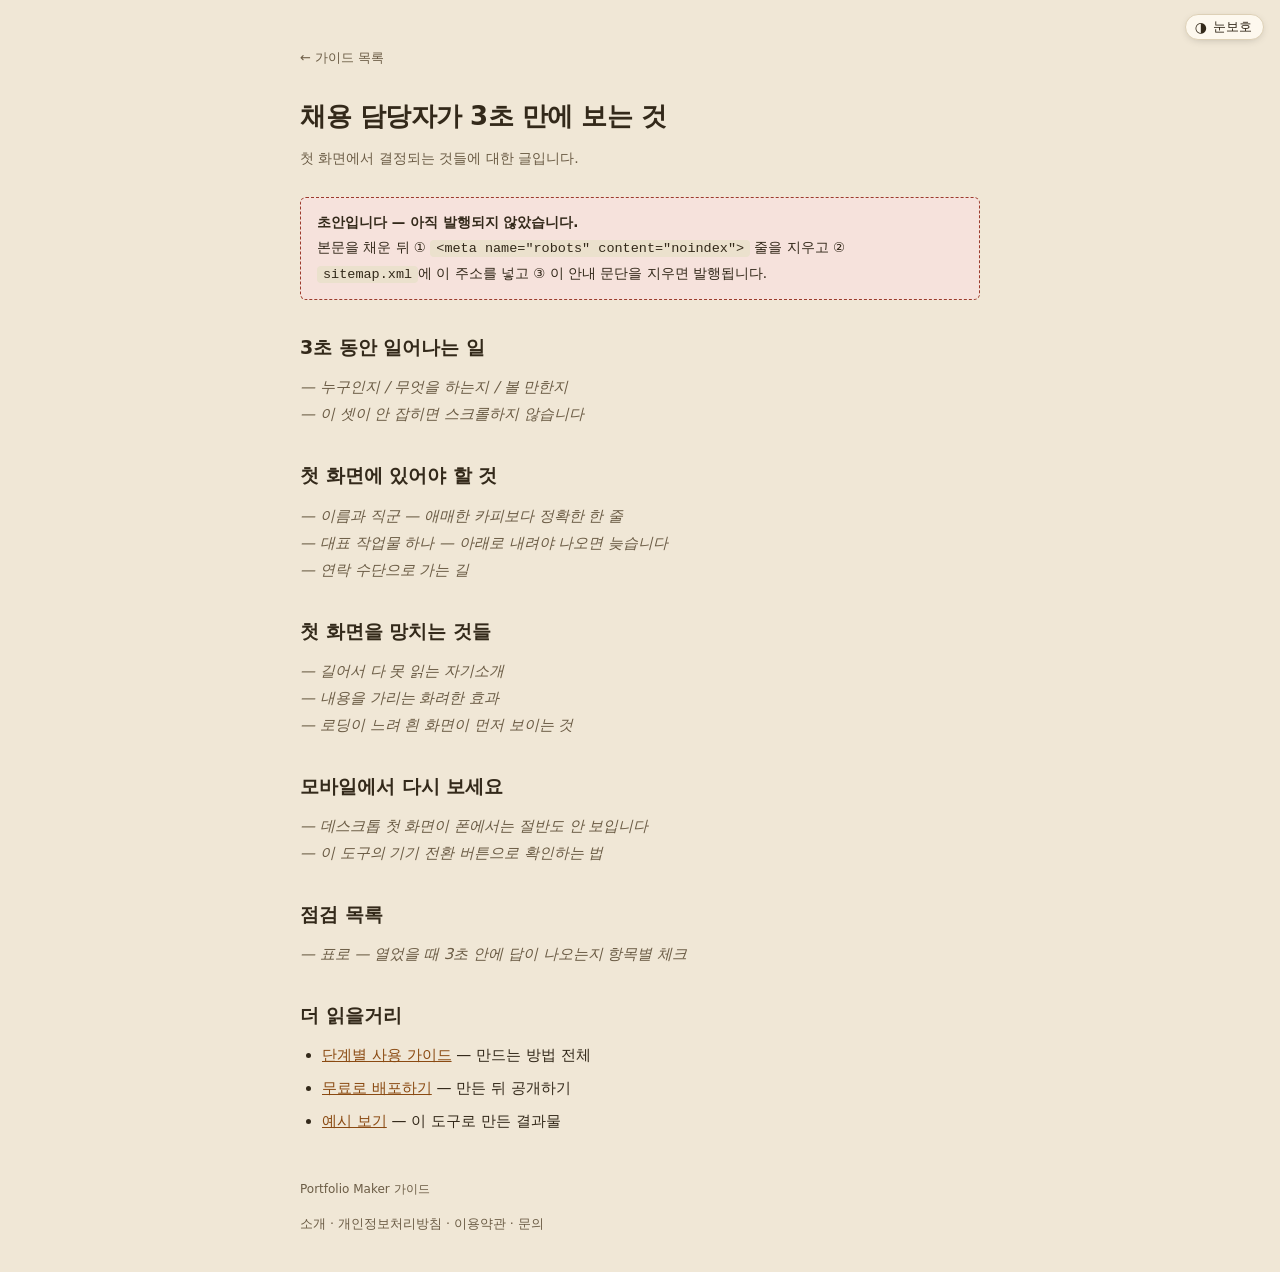
<file: guide/first-3-seconds.html>
<!doctype html>
<html lang="ko">
<head>
  <meta charset="utf-8" />
  <meta name="viewport" content="width=device-width, initial-scale=1" />
  <title>채용 담당자가 3초 만에 보는 것 — Portfolio Maker</title>
  <meta name="description" content="포트폴리오를 여는 순간 무엇이 먼저 보이는지, 그 3초를 어떻게 설계할지 정리했습니다." />
  <!--
    아직 본문을 쓰지 않은 글입니다.
    빈 글이 검색에 올라가면 "내용 없는 페이지"로 평가돼 사이트 전체에
    손해입니다. 글을 다 쓰면 아래 robots 줄을 지우고 sitemap.xml에
    이 주소를 넣으세요. 그 두 가지가 곧 '발행' 버튼입니다.
  -->
  <meta name="robots" content="noindex" />
  <link rel="stylesheet" href="../theme.css" />
  <script>
    /* 첫 칠 전에 저장된 모드를 입힙니다 — 안 그러면 라이트가 한 번 번쩍입니다. */
    (function () {
      try {
        var t = localStorage.getItem('pb:guide-theme');
        if (t === 'dark' || t === 'eye') document.documentElement.setAttribute('data-theme', t);
      } catch (e) { /* 무시 — 기본 라이트 */ }
    })();
  </script>
  <style>
    * { box-sizing: border-box; margin: 0; }
    body {
      background: var(--bg); color: var(--text);
      font: 15px/1.8 'Pretendard', -apple-system, 'Segoe UI', 'Malgun Gothic', system-ui, sans-serif;
      word-break: keep-all; overflow-wrap: anywhere;
    }
    main { max-width: 720px; margin: 0 auto; padding: 44px 20px 40px; }
    .top { display: inline-block; margin-bottom: 24px; font-size: 13px; color: var(--muted); text-decoration: none; }
    .top:hover { text-decoration: underline; }
    h1 { font-size: 26px; letter-spacing: -0.5px; margin-bottom: 6px; }
    .lead { color: var(--muted); font-size: 14px; margin-bottom: 26px; }
    h2 { font-size: 19px; margin: 30px 0 10px; }
    h3 { font-size: 16px; margin: 20px 0 8px; }
    p, li { font-size: 15px; }
    ol, ul { padding-left: 22px; margin: 8px 0 16px; }
    li { margin-bottom: 6px; }
    a { color: var(--link); }
    code { background: var(--inset); padding: 1px 6px; border-radius: 4px; font-size: 13.5px; font-family: Consolas, monospace; }
    .table-wrap { overflow-x: auto; margin: 12px 0 18px; }
    table { border-collapse: collapse; width: 100%; background: var(--panel-2); }
    th, td { border: 1px solid var(--line); padding: 8px 12px; text-align: left; vertical-align: top; }
    th { background: var(--inset); font-size: 13.5px; }
    .tip { background: var(--panel-2); border: 1px solid var(--line); border-left: 3px solid var(--accent); border-radius: 4px; padding: 12px 16px; margin: 16px 0; font-size: 14px; }
    /* 초안 표시 — 발행할 때 이 블록과 .draft 요소를 지우세요. */
    .draft {
      margin: 0 0 26px; padding: 12px 16px;
      background: var(--danger-bg); border: 1px dashed var(--danger); border-radius: 6px;
      font-size: 13.5px; color: var(--text);
    }
    .todo { color: var(--muted); font-style: italic; }
    footer { margin-top: 44px; font-size: 12px; color: var(--muted); }
  </style>
</head>
<body>
  <main>
    <a class="top" href="./index.html">&larr; 가이드 목록</a>
    <h1>채용 담당자가 3초 만에 보는 것</h1>
    <p class="lead">첫 화면에서 결정되는 것들에 대한 글입니다.</p>

    <p class="draft">
      <b>초안입니다 &mdash; 아직 발행되지 않았습니다.</b><br />
      본문을 채운 뒤 ① <code>&lt;meta name="robots" content="noindex"&gt;</code> 줄을 지우고
      ② <code>sitemap.xml</code>에 이 주소를 넣고 ③ 이 안내 문단을 지우면 발행됩니다.
    </p>

    <h2>3초 동안 일어나는 일</h2>
    <p class="todo">— 누구인지 / 무엇을 하는지 / 볼 만한지</p>
    <p class="todo">— 이 셋이 안 잡히면 스크롤하지 않습니다</p>

    <h2>첫 화면에 있어야 할 것</h2>
    <p class="todo">— 이름과 직군 — 애매한 카피보다 정확한 한 줄</p>
    <p class="todo">— 대표 작업물 하나 — 아래로 내려야 나오면 늦습니다</p>
    <p class="todo">— 연락 수단으로 가는 길</p>

    <h2>첫 화면을 망치는 것들</h2>
    <p class="todo">— 길어서 다 못 읽는 자기소개</p>
    <p class="todo">— 내용을 가리는 화려한 효과</p>
    <p class="todo">— 로딩이 느려 흰 화면이 먼저 보이는 것</p>

    <h2>모바일에서 다시 보세요</h2>
    <p class="todo">— 데스크톱 첫 화면이 폰에서는 절반도 안 보입니다</p>
    <p class="todo">— 이 도구의 기기 전환 버튼으로 확인하는 법</p>

    <h2>점검 목록</h2>
    <p class="todo">— 표로 — 열었을 때 3초 안에 답이 나오는지 항목별 체크</p>


    <h2>더 읽을거리</h2>
    <ul>
      <li><a href="./how-to.html">단계별 사용 가이드</a> &mdash; 만드는 방법 전체</li>
      <li><a href="./deploy-github-pages.html">무료로 배포하기</a> &mdash; 만든 뒤 공개하기</li>
      <li><a href="../samples.html">예시 보기</a> &mdash; 이 도구로 만든 결과물</li>
    </ul>

    <footer>Portfolio Maker 가이드</footer>
  </main>
  <script src="../theme.js"></script>
</body>
</html>
</file>
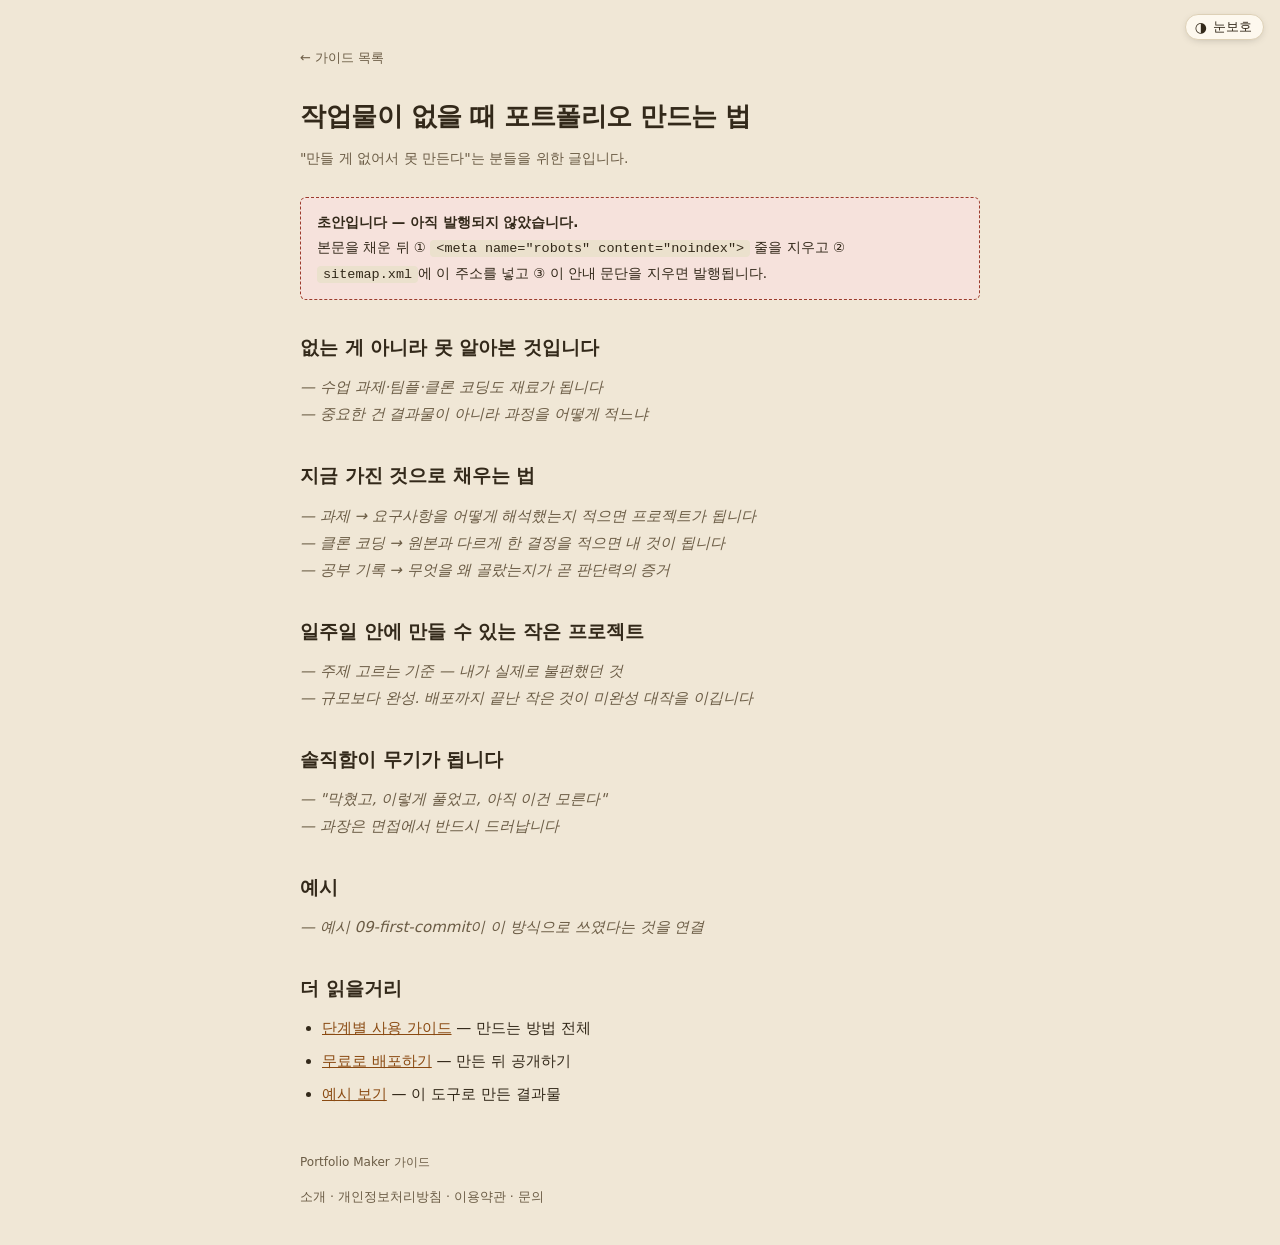
<file: guide/no-projects.html>
<!doctype html>
<html lang="ko">
<head>
  <meta charset="utf-8" />
  <meta name="viewport" content="width=device-width, initial-scale=1" />
  <title>작업물이 없을 때 포트폴리오 만드는 법 — Portfolio Maker</title>
  <meta name="description" content="보여줄 프로젝트가 없어도 포트폴리오를 만들 수 있습니다. 무엇을 대신 담을지 정리했습니다." />
  <!--
    아직 본문을 쓰지 않은 글입니다.
    빈 글이 검색에 올라가면 "내용 없는 페이지"로 평가돼 사이트 전체에
    손해입니다. 글을 다 쓰면 아래 robots 줄을 지우고 sitemap.xml에
    이 주소를 넣으세요. 그 두 가지가 곧 '발행' 버튼입니다.
  -->
  <meta name="robots" content="noindex" />
  <link rel="stylesheet" href="../theme.css" />
  <script>
    /* 첫 칠 전에 저장된 모드를 입힙니다 — 안 그러면 라이트가 한 번 번쩍입니다. */
    (function () {
      try {
        var t = localStorage.getItem('pb:guide-theme');
        if (t === 'dark' || t === 'eye') document.documentElement.setAttribute('data-theme', t);
      } catch (e) { /* 무시 — 기본 라이트 */ }
    })();
  </script>
  <style>
    * { box-sizing: border-box; margin: 0; }
    body {
      background: var(--bg); color: var(--text);
      font: 15px/1.8 'Pretendard', -apple-system, 'Segoe UI', 'Malgun Gothic', system-ui, sans-serif;
      word-break: keep-all; overflow-wrap: anywhere;
    }
    main { max-width: 720px; margin: 0 auto; padding: 44px 20px 40px; }
    .top { display: inline-block; margin-bottom: 24px; font-size: 13px; color: var(--muted); text-decoration: none; }
    .top:hover { text-decoration: underline; }
    h1 { font-size: 26px; letter-spacing: -0.5px; margin-bottom: 6px; }
    .lead { color: var(--muted); font-size: 14px; margin-bottom: 26px; }
    h2 { font-size: 19px; margin: 30px 0 10px; }
    h3 { font-size: 16px; margin: 20px 0 8px; }
    p, li { font-size: 15px; }
    ol, ul { padding-left: 22px; margin: 8px 0 16px; }
    li { margin-bottom: 6px; }
    a { color: var(--link); }
    code { background: var(--inset); padding: 1px 6px; border-radius: 4px; font-size: 13.5px; font-family: Consolas, monospace; }
    .table-wrap { overflow-x: auto; margin: 12px 0 18px; }
    table { border-collapse: collapse; width: 100%; background: var(--panel-2); }
    th, td { border: 1px solid var(--line); padding: 8px 12px; text-align: left; vertical-align: top; }
    th { background: var(--inset); font-size: 13.5px; }
    .tip { background: var(--panel-2); border: 1px solid var(--line); border-left: 3px solid var(--accent); border-radius: 4px; padding: 12px 16px; margin: 16px 0; font-size: 14px; }
    /* 초안 표시 — 발행할 때 이 블록과 .draft 요소를 지우세요. */
    .draft {
      margin: 0 0 26px; padding: 12px 16px;
      background: var(--danger-bg); border: 1px dashed var(--danger); border-radius: 6px;
      font-size: 13.5px; color: var(--text);
    }
    .todo { color: var(--muted); font-style: italic; }
    footer { margin-top: 44px; font-size: 12px; color: var(--muted); }
  </style>
</head>
<body>
  <main>
    <a class="top" href="./index.html">&larr; 가이드 목록</a>
    <h1>작업물이 없을 때 포트폴리오 만드는 법</h1>
    <p class="lead">"만들 게 없어서 못 만든다"는 분들을 위한 글입니다.</p>

    <p class="draft">
      <b>초안입니다 &mdash; 아직 발행되지 않았습니다.</b><br />
      본문을 채운 뒤 ① <code>&lt;meta name="robots" content="noindex"&gt;</code> 줄을 지우고
      ② <code>sitemap.xml</code>에 이 주소를 넣고 ③ 이 안내 문단을 지우면 발행됩니다.
    </p>

    <h2>없는 게 아니라 못 알아본 것입니다</h2>
    <p class="todo">— 수업 과제·팀플·클론 코딩도 재료가 됩니다</p>
    <p class="todo">— 중요한 건 결과물이 아니라 과정을 어떻게 적느냐</p>

    <h2>지금 가진 것으로 채우는 법</h2>
    <p class="todo">— 과제 → 요구사항을 어떻게 해석했는지 적으면 프로젝트가 됩니다</p>
    <p class="todo">— 클론 코딩 → 원본과 다르게 한 결정을 적으면 내 것이 됩니다</p>
    <p class="todo">— 공부 기록 → 무엇을 왜 골랐는지가 곧 판단력의 증거</p>

    <h2>일주일 안에 만들 수 있는 작은 프로젝트</h2>
    <p class="todo">— 주제 고르는 기준 — 내가 실제로 불편했던 것</p>
    <p class="todo">— 규모보다 완성. 배포까지 끝난 작은 것이 미완성 대작을 이깁니다</p>

    <h2>솔직함이 무기가 됩니다</h2>
    <p class="todo">— "막혔고, 이렇게 풀었고, 아직 이건 모른다"</p>
    <p class="todo">— 과장은 면접에서 반드시 드러납니다</p>

    <h2>예시</h2>
    <p class="todo">— 예시 09-first-commit이 이 방식으로 쓰였다는 것을 연결</p>


    <h2>더 읽을거리</h2>
    <ul>
      <li><a href="./how-to.html">단계별 사용 가이드</a> &mdash; 만드는 방법 전체</li>
      <li><a href="./deploy-github-pages.html">무료로 배포하기</a> &mdash; 만든 뒤 공개하기</li>
      <li><a href="../samples.html">예시 보기</a> &mdash; 이 도구로 만든 결과물</li>
    </ul>

    <footer>Portfolio Maker 가이드</footer>
  </main>
  <script src="../theme.js"></script>
</body>
</html>
</file>
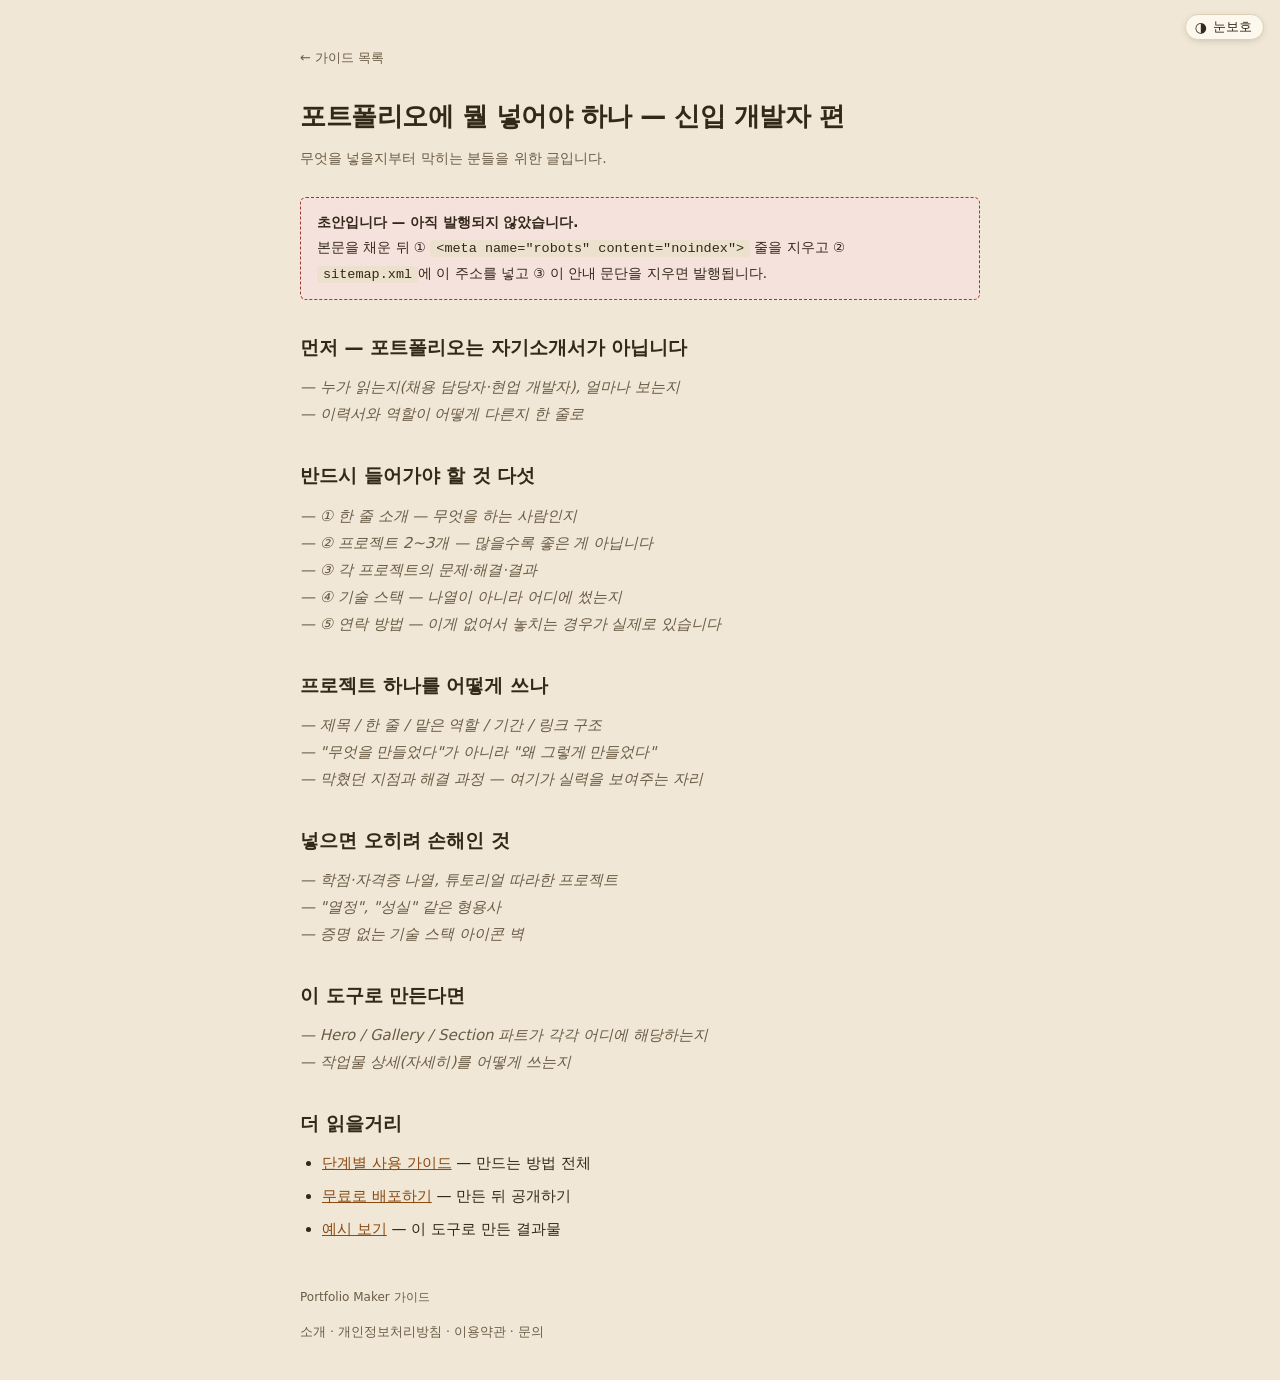
<file: guide/what-to-include.html>
<!doctype html>
<html lang="ko">
<head>
  <meta charset="utf-8" />
  <meta name="viewport" content="width=device-width, initial-scale=1" />
  <title>포트폴리오에 뭘 넣어야 하나 — 신입 개발자 편 — Portfolio Maker</title>
  <meta name="description" content="신입 개발자 포트폴리오에 반드시 들어가야 할 것과, 넣으면 오히려 손해인 것을 정리했습니다." />
  <!--
    아직 본문을 쓰지 않은 글입니다.
    빈 글이 검색에 올라가면 "내용 없는 페이지"로 평가돼 사이트 전체에
    손해입니다. 글을 다 쓰면 아래 robots 줄을 지우고 sitemap.xml에
    이 주소를 넣으세요. 그 두 가지가 곧 '발행' 버튼입니다.
  -->
  <meta name="robots" content="noindex" />
  <link rel="stylesheet" href="../theme.css" />
  <script>
    /* 첫 칠 전에 저장된 모드를 입힙니다 — 안 그러면 라이트가 한 번 번쩍입니다. */
    (function () {
      try {
        var t = localStorage.getItem('pb:guide-theme');
        if (t === 'dark' || t === 'eye') document.documentElement.setAttribute('data-theme', t);
      } catch (e) { /* 무시 — 기본 라이트 */ }
    })();
  </script>
  <style>
    * { box-sizing: border-box; margin: 0; }
    body {
      background: var(--bg); color: var(--text);
      font: 15px/1.8 'Pretendard', -apple-system, 'Segoe UI', 'Malgun Gothic', system-ui, sans-serif;
      word-break: keep-all; overflow-wrap: anywhere;
    }
    main { max-width: 720px; margin: 0 auto; padding: 44px 20px 40px; }
    .top { display: inline-block; margin-bottom: 24px; font-size: 13px; color: var(--muted); text-decoration: none; }
    .top:hover { text-decoration: underline; }
    h1 { font-size: 26px; letter-spacing: -0.5px; margin-bottom: 6px; }
    .lead { color: var(--muted); font-size: 14px; margin-bottom: 26px; }
    h2 { font-size: 19px; margin: 30px 0 10px; }
    h3 { font-size: 16px; margin: 20px 0 8px; }
    p, li { font-size: 15px; }
    ol, ul { padding-left: 22px; margin: 8px 0 16px; }
    li { margin-bottom: 6px; }
    a { color: var(--link); }
    code { background: var(--inset); padding: 1px 6px; border-radius: 4px; font-size: 13.5px; font-family: Consolas, monospace; }
    .table-wrap { overflow-x: auto; margin: 12px 0 18px; }
    table { border-collapse: collapse; width: 100%; background: var(--panel-2); }
    th, td { border: 1px solid var(--line); padding: 8px 12px; text-align: left; vertical-align: top; }
    th { background: var(--inset); font-size: 13.5px; }
    .tip { background: var(--panel-2); border: 1px solid var(--line); border-left: 3px solid var(--accent); border-radius: 4px; padding: 12px 16px; margin: 16px 0; font-size: 14px; }
    /* 초안 표시 — 발행할 때 이 블록과 .draft 요소를 지우세요. */
    .draft {
      margin: 0 0 26px; padding: 12px 16px;
      background: var(--danger-bg); border: 1px dashed var(--danger); border-radius: 6px;
      font-size: 13.5px; color: var(--text);
    }
    .todo { color: var(--muted); font-style: italic; }
    footer { margin-top: 44px; font-size: 12px; color: var(--muted); }
  </style>
</head>
<body>
  <main>
    <a class="top" href="./index.html">&larr; 가이드 목록</a>
    <h1>포트폴리오에 뭘 넣어야 하나 — 신입 개발자 편</h1>
    <p class="lead">무엇을 넣을지부터 막히는 분들을 위한 글입니다.</p>

    <p class="draft">
      <b>초안입니다 &mdash; 아직 발행되지 않았습니다.</b><br />
      본문을 채운 뒤 ① <code>&lt;meta name="robots" content="noindex"&gt;</code> 줄을 지우고
      ② <code>sitemap.xml</code>에 이 주소를 넣고 ③ 이 안내 문단을 지우면 발행됩니다.
    </p>

    <h2>먼저 — 포트폴리오는 자기소개서가 아닙니다</h2>
    <p class="todo">— 누가 읽는지(채용 담당자·현업 개발자), 얼마나 보는지</p>
    <p class="todo">— 이력서와 역할이 어떻게 다른지 한 줄로</p>

    <h2>반드시 들어가야 할 것 다섯</h2>
    <p class="todo">— ① 한 줄 소개 — 무엇을 하는 사람인지</p>
    <p class="todo">— ② 프로젝트 2~3개 — 많을수록 좋은 게 아닙니다</p>
    <p class="todo">— ③ 각 프로젝트의 문제·해결·결과</p>
    <p class="todo">— ④ 기술 스택 — 나열이 아니라 어디에 썼는지</p>
    <p class="todo">— ⑤ 연락 방법 — 이게 없어서 놓치는 경우가 실제로 있습니다</p>

    <h2>프로젝트 하나를 어떻게 쓰나</h2>
    <p class="todo">— 제목 / 한 줄 / 맡은 역할 / 기간 / 링크 구조</p>
    <p class="todo">— "무엇을 만들었다"가 아니라 "왜 그렇게 만들었다"</p>
    <p class="todo">— 막혔던 지점과 해결 과정 — 여기가 실력을 보여주는 자리</p>

    <h2>넣으면 오히려 손해인 것</h2>
    <p class="todo">— 학점·자격증 나열, 튜토리얼 따라한 프로젝트</p>
    <p class="todo">— "열정", "성실" 같은 형용사</p>
    <p class="todo">— 증명 없는 기술 스택 아이콘 벽</p>

    <h2>이 도구로 만든다면</h2>
    <p class="todo">— Hero / Gallery / Section 파트가 각각 어디에 해당하는지</p>
    <p class="todo">— 작업물 상세(자세히)를 어떻게 쓰는지</p>


    <h2>더 읽을거리</h2>
    <ul>
      <li><a href="./how-to.html">단계별 사용 가이드</a> &mdash; 만드는 방법 전체</li>
      <li><a href="./deploy-github-pages.html">무료로 배포하기</a> &mdash; 만든 뒤 공개하기</li>
      <li><a href="../samples.html">예시 보기</a> &mdash; 이 도구로 만든 결과물</li>
    </ul>

    <footer>Portfolio Maker 가이드</footer>
  </main>
  <script src="../theme.js"></script>
</body>
</html>
</file>
<file: theme.css>
/*
 * 가이드 공용 팔레트 — 라이트 · 다크 · 눈보호
 *
 * 기본은 **라이트**입니다. 예전에는 `prefers-color-scheme: dark`로 OS 설정을
 * 그대로 따라갔는데, 그러면 다크 OS 사용자는 고를 기회도 없이 어두운 화면을
 * 받습니다. 이제는 오른쪽 위 토글이 정하고, 고른 값을 기억합니다.
 *
 * 눈보호는 파란빛을 줄이고 배경을 따뜻하게 눅인 모드입니다. 대비는 그대로
 * 지켜서(본문 12:1 이상) 오래 읽어도 글자가 흐려 보이지 않게 했습니다.
 */

:root,
:root[data-theme='light'] {
  --bg: #eceef3;
  --panel: #f7f8fa;
  --panel-2: #ffffff;
  --inset: #eef0f5;
  --hover: #e6e9f0;
  --sel: #e0e7ff;
  --line: #d6dae4;
  --line-strong: #b6bccb;
  --text: #1c2030;
  --muted: #646c82;
  --accent: #4f6bff;
  --link: #1d4ed8;
  --danger: #d8365a;
  --danger-bg: #fdeaef;
}

:root[data-theme='dark'] {
  --bg: #0d0f14;
  --panel: #141721;
  --panel-2: #1a1e2b;
  --inset: #0f1219;
  --hover: #232838;
  --sel: #1b2136;
  --line: #262b3a;
  --line-strong: #3a4159;
  --text: #dfe3ee;
  --muted: #8b93ad;
  --accent: #6b8cff;
  --link: #93b4ff;
  --danger: #ff6b81;
  --danger-bg: #3a2030;
}

:root[data-theme='eye'] {
  --bg: #f0e7d6;
  --panel: #f7f0e2;
  --panel-2: #fdf8ee;
  --inset: #ebe1cd;
  --hover: #e6dbc4;
  --sel: #efe3c8;
  --line: #ddd0b6;
  --line-strong: #c2b294;
  --text: #33291a;
  --muted: #6b5c45;
  --accent: #a35a1f;
  --link: #8a4a12;
  --danger: #9c3a2c;
  --danger-bg: #f6e2dc;
}

/* ── 토글 버튼 ────────────────────────────────────────────────── */

.gtheme {
  display: inline-flex; align-items: center; gap: 6px;
  padding: 5px 11px 5px 9px;
  background: var(--panel-2);
  border: 1px solid var(--line);
  border-radius: 999px;
  color: var(--text);
  font: inherit; font-size: 12.5px; line-height: 1;
  cursor: pointer;
  transition: border-color 0.14s, background 0.14s;
}
.gtheme:hover { border-color: var(--accent); }
.gtheme:focus-visible { outline: 2px solid var(--accent); outline-offset: 2px; }
.gtheme__icon { font-size: 14px; line-height: 1; }

/*
 * 상단바가 없는 글(가이드 목록 · 개별 문서)에서는 화면 오른쪽 위에 띄웁니다.
 * 본문이 720px로 가운데 정렬돼 있어 겹칠 일이 없습니다.
 */
.gtheme--float {
  position: fixed; top: 14px; right: 16px; z-index: 50;
  box-shadow: 0 2px 10px -4px rgba(0, 0, 0, 0.3);
}

/* ── 공용 푸터 링크 줄 ────────────────────────────────────────── */

.gfoot {
  margin-top: 10px;
  font-size: 12.5px; line-height: 2;
  color: var(--muted);
}
.gfoot a { color: var(--muted); text-decoration: none; }
.gfoot a:hover { color: var(--text); text-decoration: underline; }
/* 지금 보고 있는 쪽 — 링크가 아니라 표시입니다. */
.gfoot b { color: var(--text); font-weight: 600; }

@media (max-width: 520px) {
  /* 폰에서는 글자를 빼고 아이콘만 — 좁은 폭에서 제목과 부딪칩니다. */
  .gtheme__label { display: none; }
  .gtheme { padding: 6px 9px; }
  .gtheme--float { top: 10px; right: 10px; }
}
</file>
